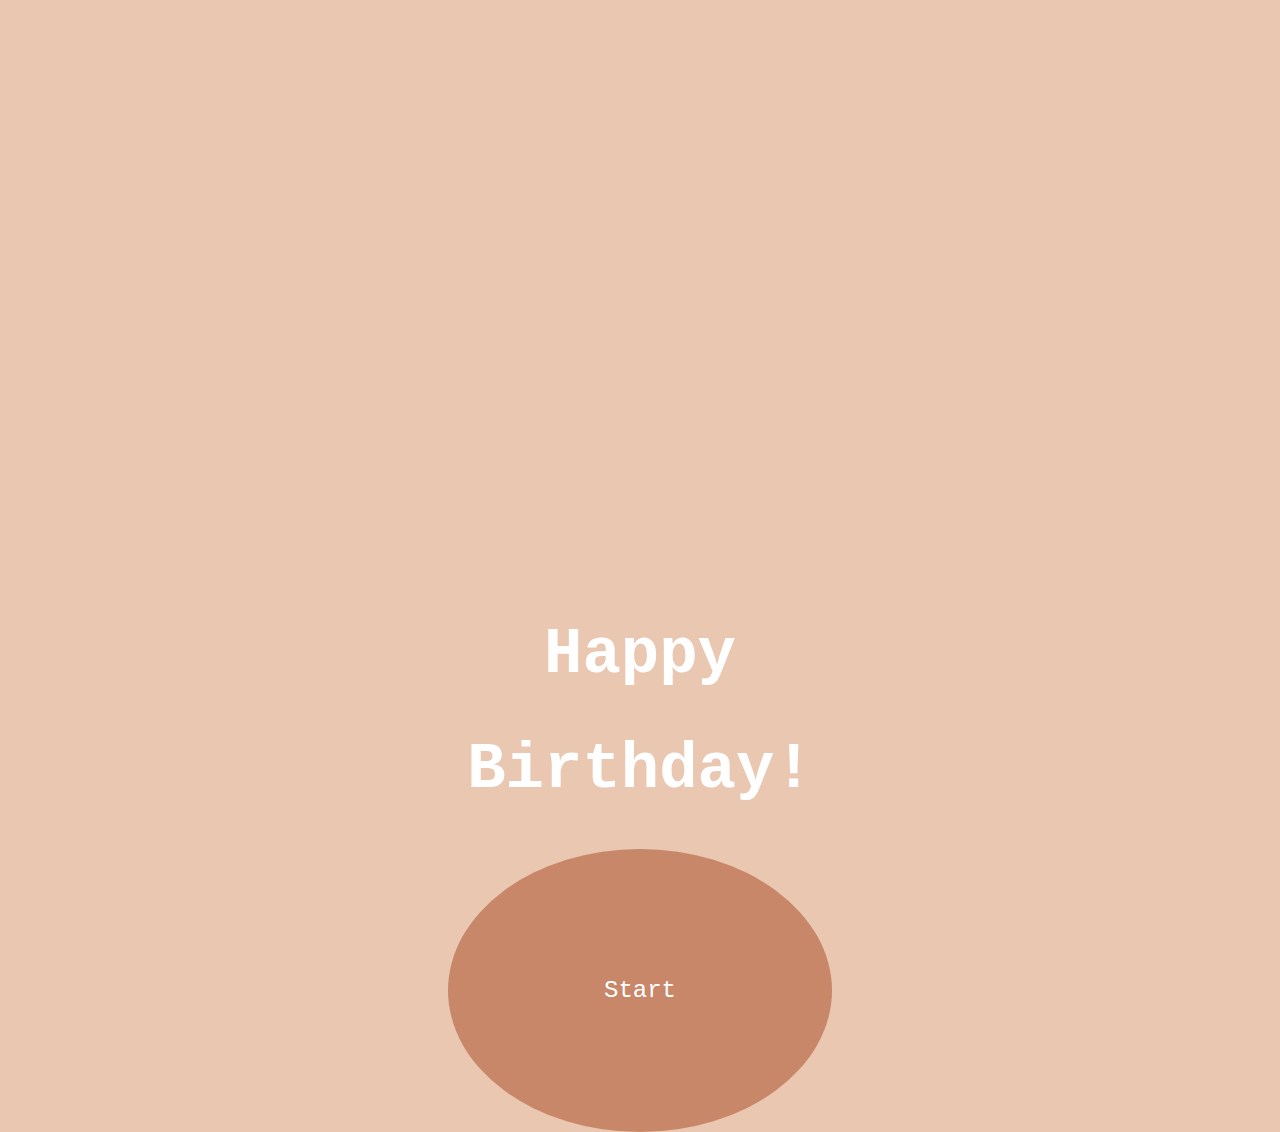
<file: index.html>
<!doctype html><html lang="en"><head><meta charset="utf-8"/><link rel="icon" href="./favicon.ico"/><meta name="viewport" content="width=device-width,initial-scale=1"/><meta name="theme-color" content="#000000"/><meta name="description" content="Web site created using create-react-app"/><link rel="apple-touch-icon" href="./logo192.png"/><link rel="manifest" href="./manifest.json"/><title>React App</title><script defer="defer" src="./static/js/main.e3e45231.js"></script><link href="./static/css/main.b06dc607.css" rel="stylesheet"></head><body><noscript>You need to enable JavaScript to run this app.</noscript><div id="root"></div></body></html>
</file>
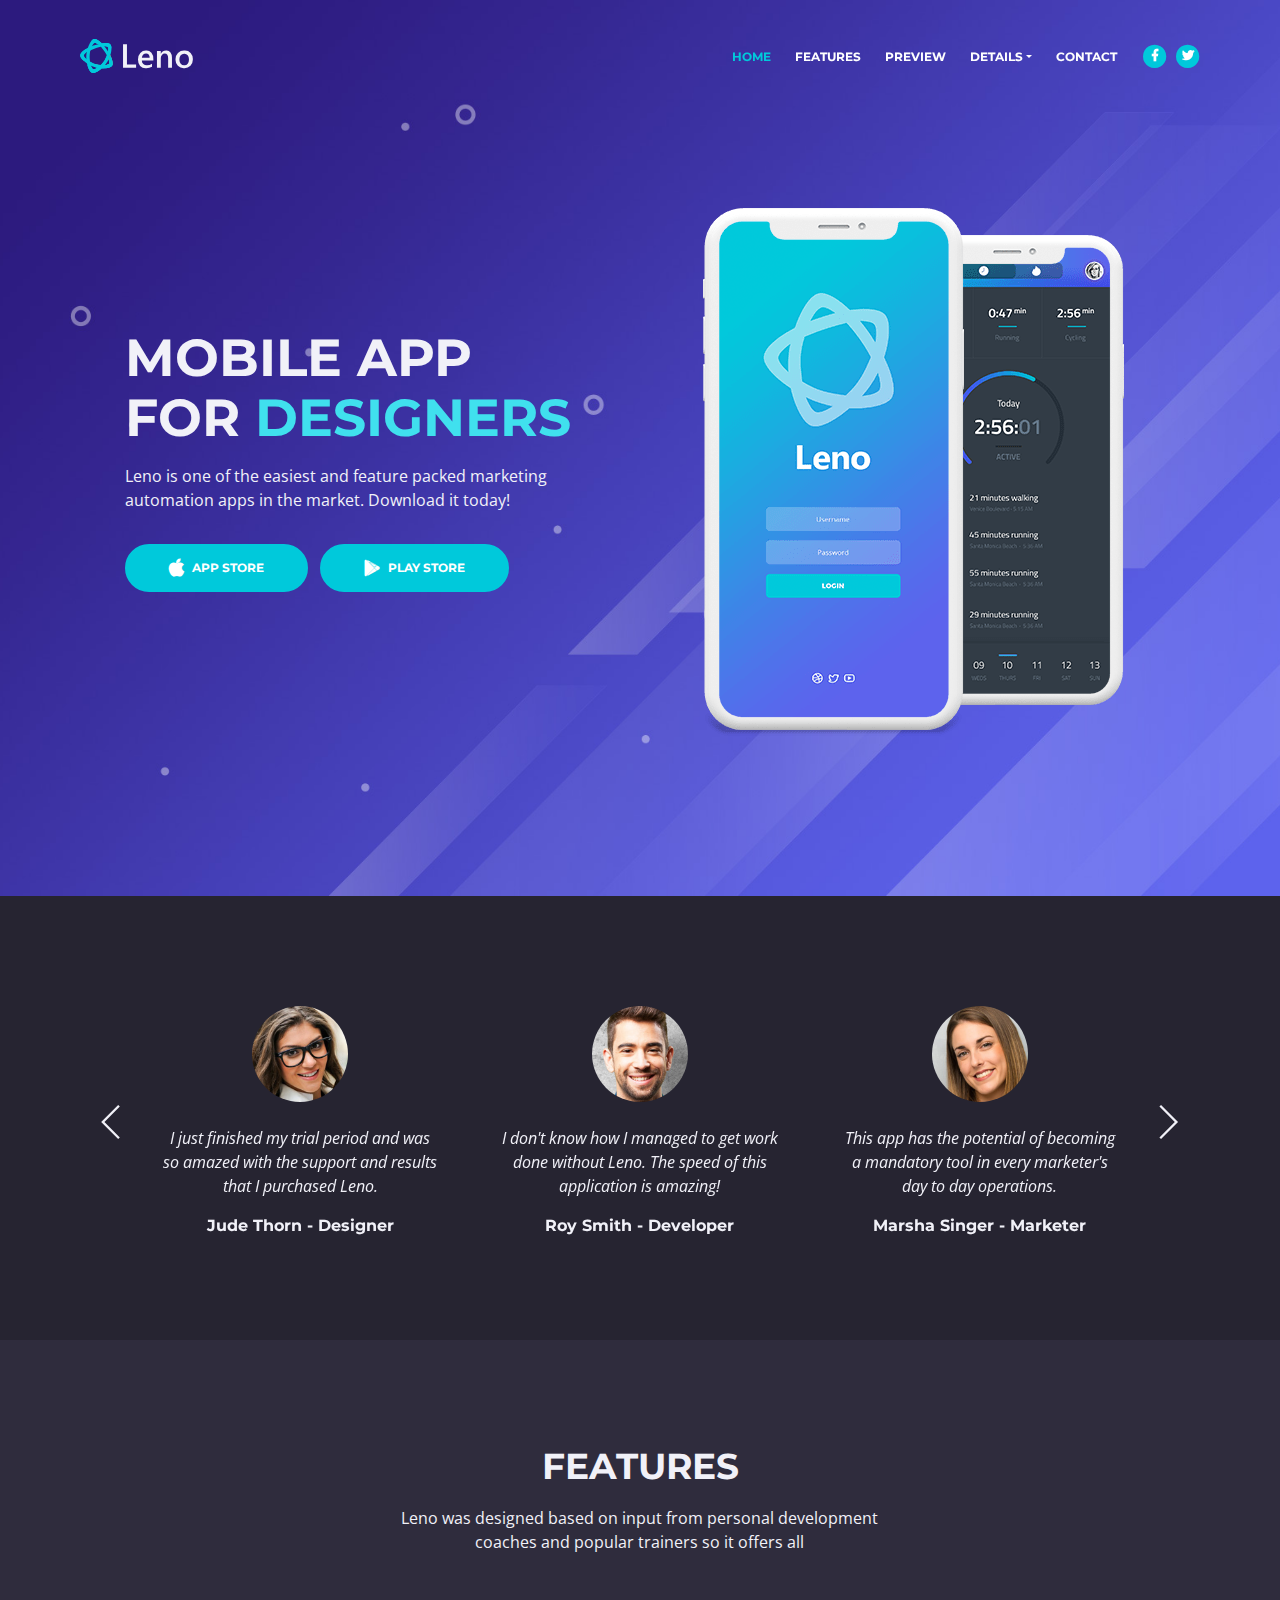
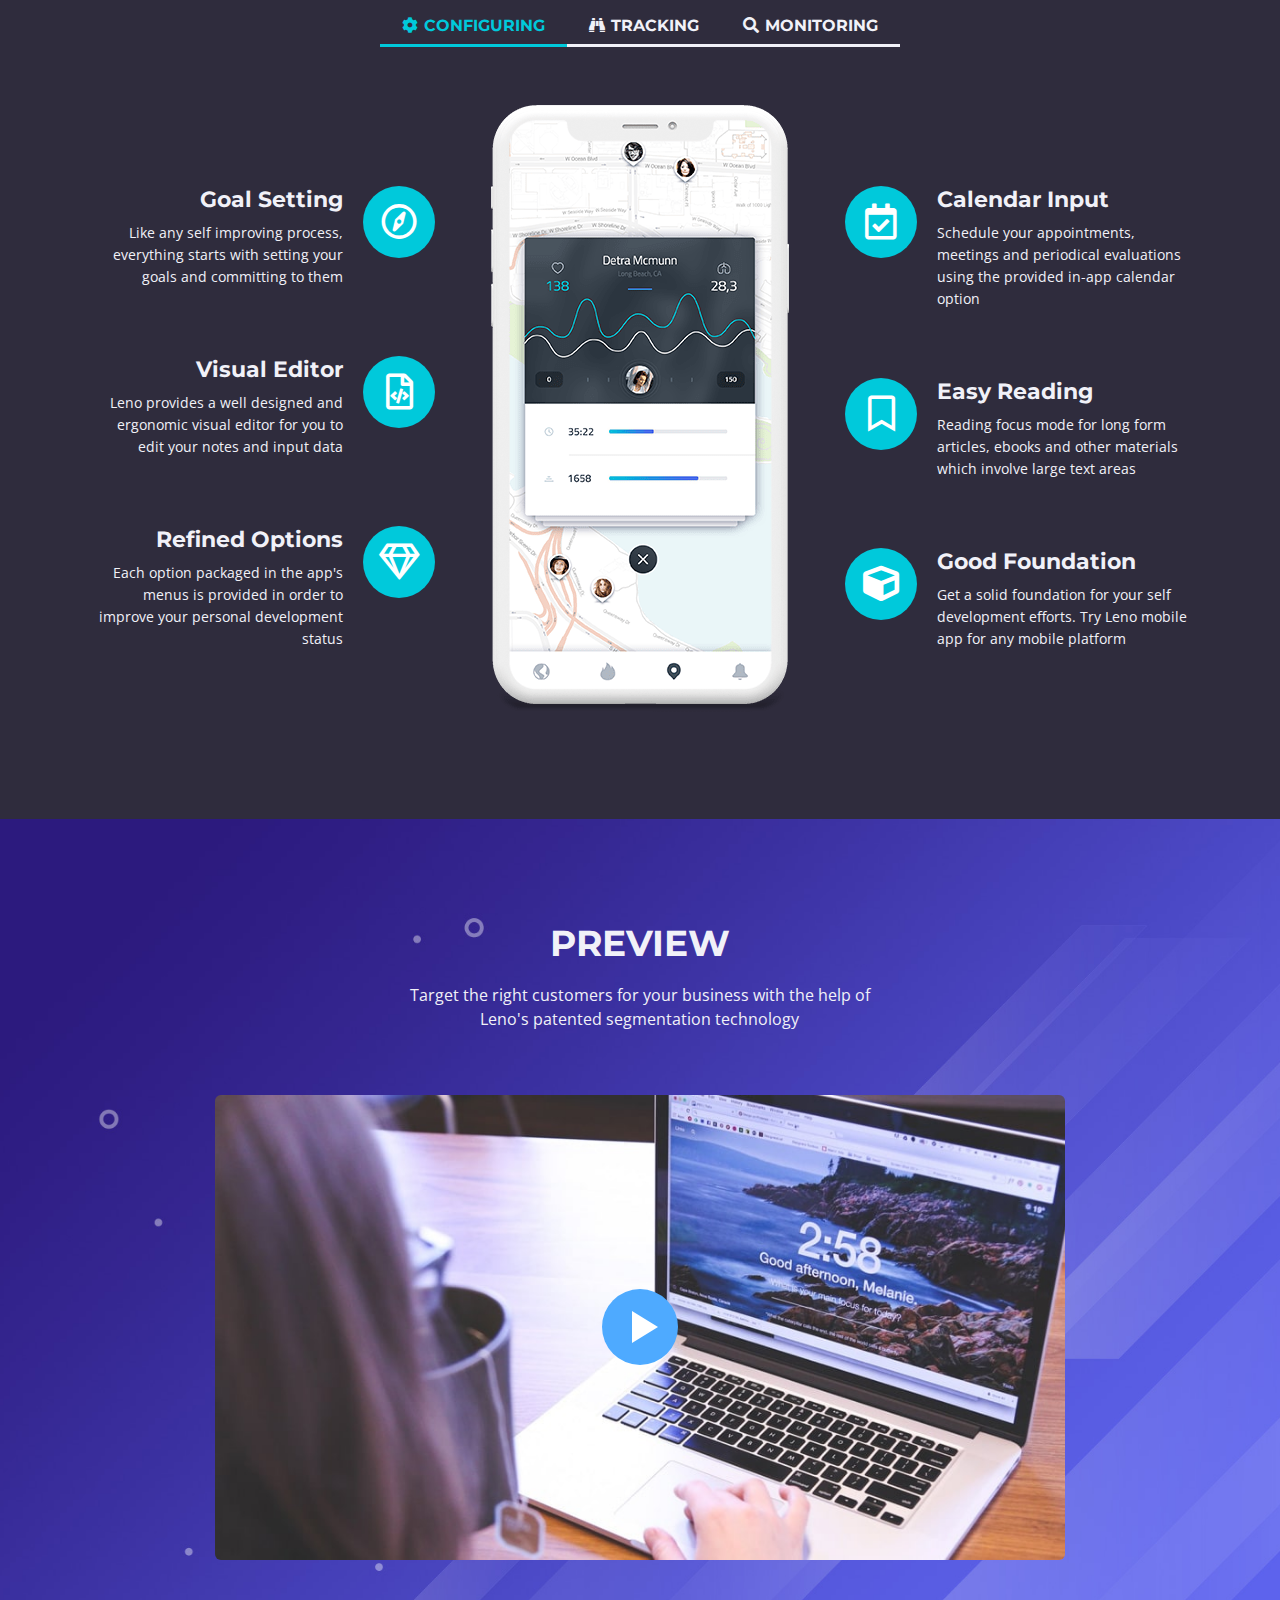
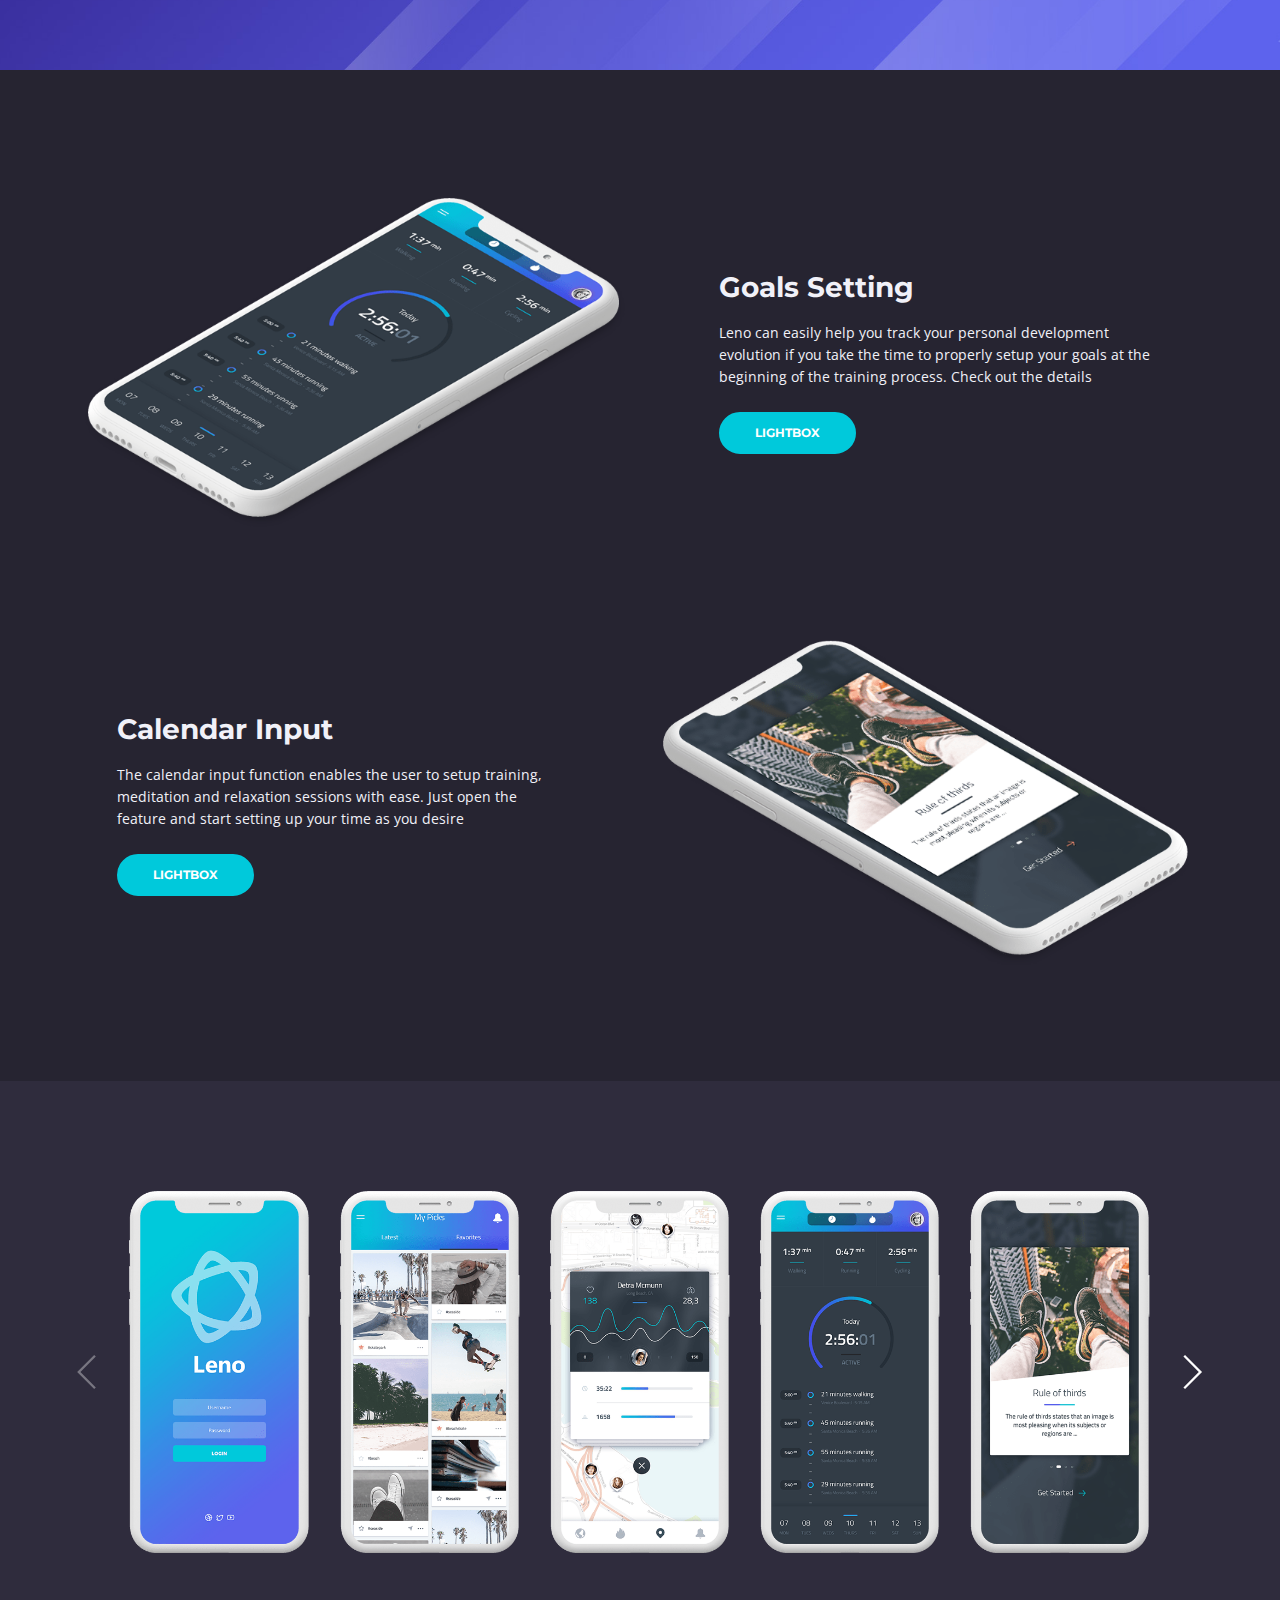
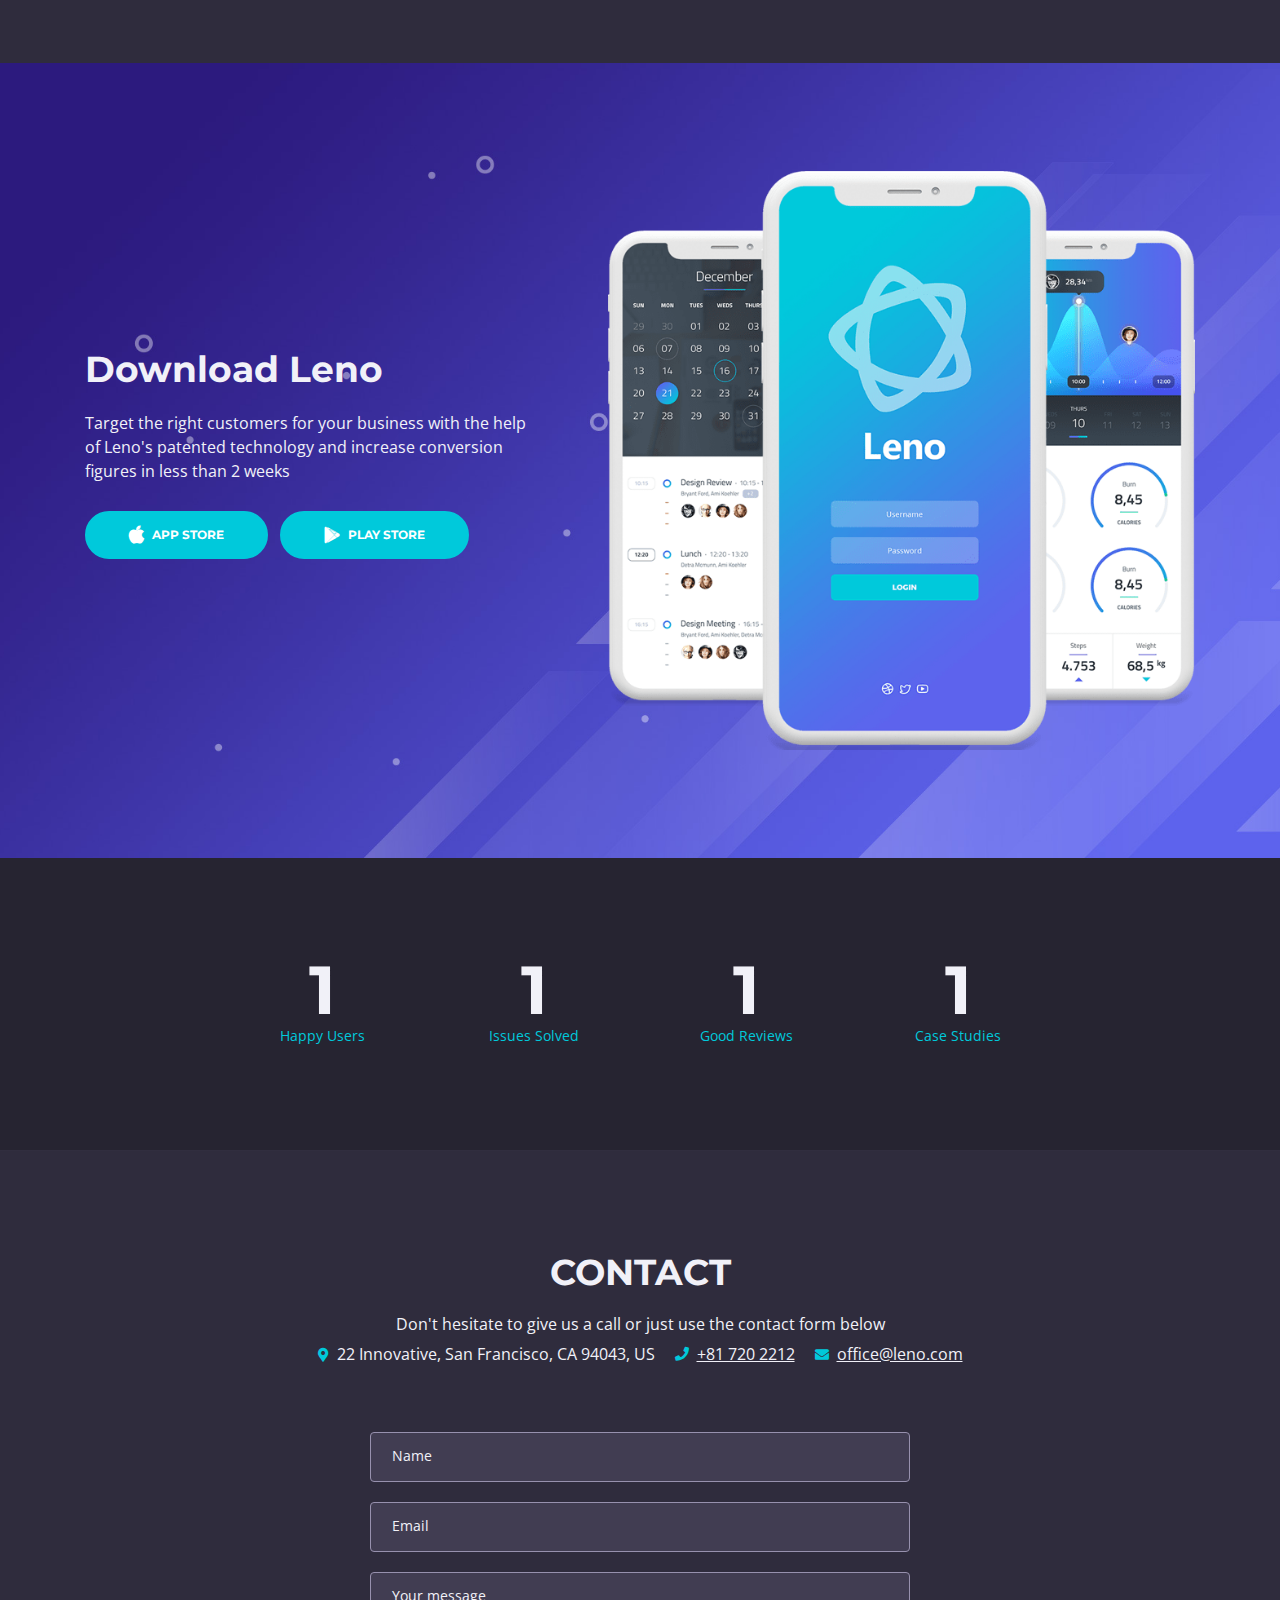
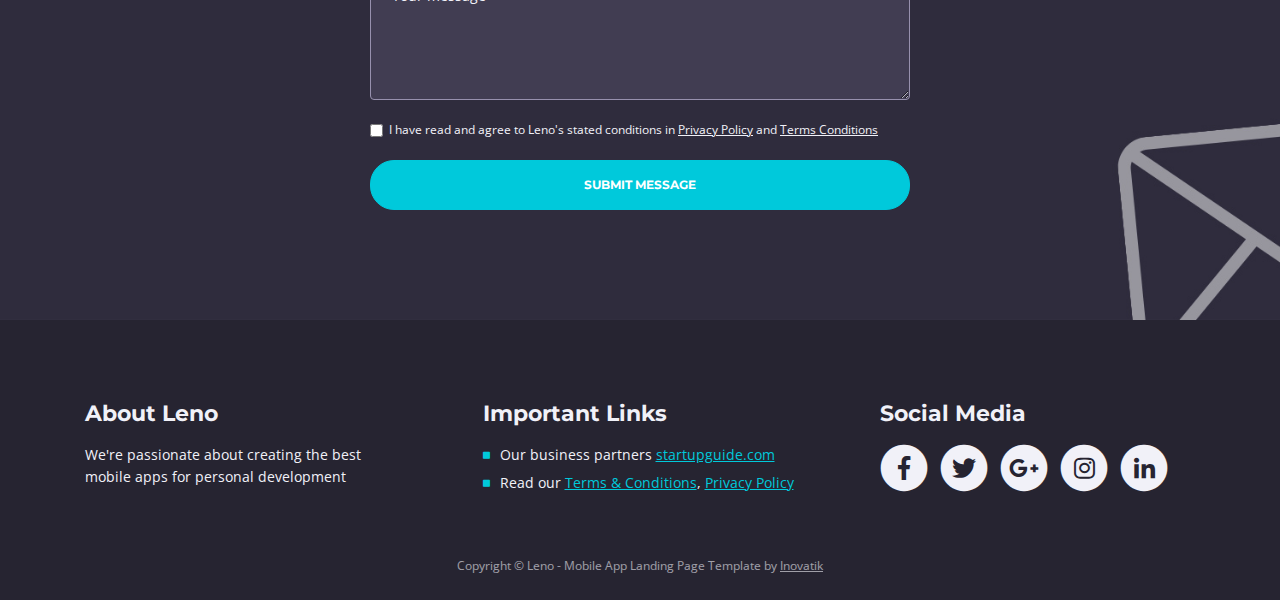
<file: CM-Flutter/index.html>
<!DOCTYPE html>
<html lang="en">
<head>
    <meta charset="utf-8">
    <meta name="viewport" content="width=device-width, initial-scale=1, shrink-to-fit=no">
    
    <!-- SEO Meta Tags -->
    <meta name="description" content="Free mobile app HTML landing page template to help you build a great online presence for your app which will convert visitors into users">
    <meta name="author" content="Inovatik">

    <!-- OG Meta Tags to improve the way the post looks when you share the page on LinkedIn, Facebook, Google+ -->
	<meta property="og:site_name" content="" /> <!-- website name -->
	<meta property="og:site" content="" /> <!-- website link -->
	<meta property="og:title" content=""/> <!-- title shown in the actual shared post -->
	<meta property="og:description" content="" /> <!-- description shown in the actual shared post -->
	<meta property="og:image" content="" /> <!-- image link, make sure it's jpg -->
	<meta property="og:url" content="" /> <!-- where do you want your post to link to -->
	<meta property="og:type" content="article" />

    <!-- Website Title -->
    <title>Leno - Free Mobile App Landing Page Template</title>
    
    <!-- Styles -->
    <link href="https://fonts.googleapis.com/css?family=Montserrat:400,600,700" rel="stylesheet">
    <link href="https://fonts.googleapis.com/css?family=Open+Sans:400,400i,700,700i" rel="stylesheet">
    <link href="css/bootstrap.css" rel="stylesheet">
    <link href="css/fontawesome-all.css" rel="stylesheet">
    <link href="css/swiper.css" rel="stylesheet">
	<link href="css/magnific-popup.css" rel="stylesheet">
	<link href="css/styles.css" rel="stylesheet">
	
	<!-- Favicon  -->
    <link rel="icon" href="images/favicon.png">
</head>
<body data-spy="scroll" data-target=".fixed-top">
    
    <!-- Preloader -->
	<div class="spinner-wrapper">
        <div class="spinner">
            <div class="bounce1"></div>
            <div class="bounce2"></div>
            <div class="bounce3"></div>
        </div>
    </div>
    <!-- end of preloader -->
    

    <!-- Navbar -->
    <nav class="navbar navbar-expand-md navbar-dark navbar-custom fixed-top">
        <!-- Text Logo - Use this if you don't have a graphic logo -->
        <!-- <a class="navbar-brand logo-text page-scroll" href="index.html">Leno</a> -->

        <!-- Image Logo -->
        <a class="navbar-brand logo-image" href="index.html"><img src="images/logo.svg" alt="alternative"></a> 
        
        <!-- Mobile Menu Toggle Button -->
        <button class="navbar-toggler" type="button" data-toggle="collapse" data-target="#navbarsExampleDefault" aria-controls="navbarsExampleDefault" aria-expanded="false" aria-label="Toggle navigation">
            <span class="navbar-toggler-awesome fas fa-bars"></span>
            <span class="navbar-toggler-awesome fas fa-times"></span>
        </button>
        <!-- end of mobile menu toggle button -->

        <div class="collapse navbar-collapse" id="navbarsExampleDefault">
            <ul class="navbar-nav ml-auto">
                <li class="nav-item">
                    <a class="nav-link page-scroll" href="#header">HOME <span class="sr-only">(current)</span></a>
                </li>
                <li class="nav-item">
                    <a class="nav-link page-scroll" href="#features">FEATURES</a>
                </li>
                <li class="nav-item">
                    <a class="nav-link page-scroll" href="#preview">PREVIEW</a>
                </li>

                <!-- Dropdown Menu -->          
                <li class="nav-item dropdown">
                    <a class="nav-link dropdown-toggle page-scroll" href="#details" id="navbarDropdown" role="button" aria-haspopup="true" aria-expanded="false">DETAILS</a>
                    <div class="dropdown-menu" aria-labelledby="navbarDropdown">
                        <a class="dropdown-item" href="terms-conditions.html"><span class="item-text">TERMS CONDITIONS</span></a>
                        <div class="dropdown-items-divide-hr"></div>
                        <a class="dropdown-item" href="privacy-policy.html"><span class="item-text">PRIVACY POLICY</span></a>
                    </div>
                </li>
                <!-- end of dropdown menu -->

                <li class="nav-item">
                    <a class="nav-link page-scroll" href="#contact">CONTACT</a>
                </li>
            </ul>
            <span class="nav-item social-icons">
                <span class="fa-stack">
                    <a href="#your-link">
                        <i class="fas fa-circle fa-stack-2x"></i>
                        <i class="fab fa-facebook-f fa-stack-1x"></i>
                    </a>
                </span>
                <span class="fa-stack">
                    <a href="#your-link">
                        <i class="fas fa-circle fa-stack-2x"></i>
                        <i class="fab fa-twitter fa-stack-1x"></i>
                    </a>
                </span>
            </span>
        </div>
    </nav> <!-- end of navbar -->
    <!-- end of navbar -->


    <!-- Header -->
    <header id="header" class="header">
        <div class="header-content">
            <div class="container">
                <div class="row">
                    <div class="col-lg-6">
                        <div class="text-container">
                            <h1>MOBILE APP <br>FOR <span id="js-rotating">DESIGNERS, MARKETERS, DEVELOPERS</span></h1>
                            <p class="p-large">Leno is one of the easiest and feature packed marketing automation apps in the market. Download it today!</p>
                            <a class="btn-solid-lg page-scroll" href="#your-link"><i class="fab fa-apple"></i>APP STORE</a>
                            <a class="btn-solid-lg page-scroll" href="#your-link"><i class="fab fa-google-play"></i>PLAY STORE</a>
                        </div>
                    </div> <!-- end of col -->
                    <div class="col-lg-6">
                        <div class="image-container">
                            <img class="img-fluid" src="images/header-iphone.png" alt="alternative">
                        </div> <!-- end of image-container -->
                    </div> <!-- end of col -->
                </div> <!-- end of row -->
            </div> <!-- end of container -->
        </div> <!-- end of header-content -->
    </header> <!-- end of header -->
    <!-- end of header -->


    <!-- Testimonials -->
    <div class="slider-1">
        <div class="container">
            <div class="row">
                <div class="col-lg-12">

                    <!-- Card Slider -->
                    <div class="slider-container">
                        <div class="swiper-container card-slider">
                            <div class="swiper-wrapper">
                                
                                <!-- Slide -->
                                <div class="swiper-slide">
                                    <div class="card">
                                        <img class="card-image" src="images/testimonial-1.jpg" alt="alternative">
                                        <div class="card-body">
                                            <p class="testimonial-text">I just finished my trial period and was so amazed with the support and results that I purchased Leno.</p>
                                            <p class="testimonial-author">Jude Thorn - Designer</p>
                                        </div>
                                    </div>
                                </div> <!-- end of swiper-slide -->
                                <!-- end of slide -->
        
                                <!-- Slide -->
                                <div class="swiper-slide">
                                    <div class="card">
                                        <img class="card-image" src="images/testimonial-2.jpg" alt="alternative">
                                        <div class="card-body">
                                            <p class="testimonial-text">I don't know how I managed to get work done without Leno. The speed of this application is amazing!</p>
                                            <p class="testimonial-author">Roy Smith - Developer</p>
                                        </div>
                                    </div>        
                                </div> <!-- end of swiper-slide -->
                                <!-- end of slide -->
        
                                <!-- Slide -->
                                <div class="swiper-slide">
                                    <div class="card">
                                        <img class="card-image" src="images/testimonial-3.jpg" alt="alternative">
                                        <div class="card-body">
                                            <p class="testimonial-text">This app has the potential of becoming a mandatory tool in every marketer's day to day operations.</p>
                                            <p class="testimonial-author">Marsha Singer - Marketer</p>
                                        </div>
                                    </div>        
                                </div> <!-- end of swiper-slide -->
                                <!-- end of slide -->
        
                                <!-- Slide -->
                                <div class="swiper-slide">
                                    <div class="card">
                                        <img class="card-image" src="images/testimonial-4.jpg" alt="alternative">
                                        <div class="card-body">
                                            <p class="testimonial-text">Searching for a great marketing automation app was difficult but thankfully I found Leno.</p>
                                            <p class="testimonial-author">Tim Shaw - Designer</p>
                                        </div>
                                    </div>
                                </div> <!-- end of swiper-slide -->
                                <!-- end of slide -->
        
                                <!-- Slide -->
                                <div class="swiper-slide">
                                    <div class="card">
                                        <img class="card-image" src="images/testimonial-5.jpg" alt="alternative">
                                        <div class="card-body">
                                            <p class="testimonial-text">Leno's support team is amazing. They've helped me with some issues and I am so grateful to them.</p>
                                            <p class="testimonial-author">Lindsay Spice - Marketer</p>
                                        </div>
                                    </div>        
                                </div> <!-- end of swiper-slide -->
                                <!-- end of slide -->
        
                                <!-- Slide -->
                                <div class="swiper-slide">
                                    <div class="card">
                                        <img class="card-image" src="images/testimonial-6.jpg" alt="alternative">
                                        <div class="card-body">
                                            <p class="testimonial-text">Who would have thought that Leno can provide such amazing results in just a few weeks of use</p>
                                            <p class="testimonial-author">Ann Black - Developer</p>
                                        </div>
                                    </div>        
                                </div> <!-- end of swiper-slide -->
                                <!-- end of slide -->
                            
                            </div> <!-- end of swiper-wrapper -->
        
                            <!-- Add Arrows -->
                            <div class="swiper-button-next"></div>
                            <div class="swiper-button-prev"></div>
                            <!-- end of add arrows -->
        
                        </div> <!-- end of swiper-container -->
                    </div> <!-- end of slider-container -->
                    <!-- end of card slider -->

                </div> <!-- end of col -->
            </div> <!-- end of row -->
        </div> <!-- end of container -->
    </div> <!-- end of slider-1 -->
    <!-- end of testimonials -->
    

    <!-- Features -->
    <div id="features" class="tabs">
        <div class="container">
            <div class="row">
                <div class="col-lg-12">
                    <h2>FEATURES</h2>
                    <div class="p-heading p-large">Leno was designed based on input from personal development coaches and popular trainers so it offers all</div>
                </div> <!-- end of col -->
            </div> <!-- end of row -->
            <div class="row">

                <!-- Tabs Links -->
                <ul class="nav nav-tabs" id="lenoTabs" role="tablist">
                    <li class="nav-item">
                        <a class="nav-link active" id="nav-tab-1" data-toggle="tab" href="#tab-1" role="tab" aria-controls="tab-1" aria-selected="true"><i class="fas fa-cog"></i>CONFIGURING</a>
                    </li>
                    <li class="nav-item">
                        <a class="nav-link" id="nav-tab-2" data-toggle="tab" href="#tab-2" role="tab" aria-controls="tab-2" aria-selected="false"><i class="fas fa-binoculars"></i>TRACKING</a>
                    </li>
                    <li class="nav-item">
                        <a class="nav-link" id="nav-tab-3" data-toggle="tab" href="#tab-3" role="tab" aria-controls="tab-3" aria-selected="false"><i class="fas fa-search"></i>MONITORING</a>
                    </li>
                </ul>
                <!-- end of tabs links -->


                <!-- Tabs Content-->
                <div class="tab-content" id="lenoTabsContent">
                    
                    <!-- Tab -->
                    <div class="tab-pane fade show active" id="tab-1" role="tabpanel" aria-labelledby="tab-1">
                        <div class="container">
                            <div class="row">
                                
                                <!-- Icon Cards Pane -->
                                <div class="col-lg-4">
                                    <div class="card left-pane first">
                                        <div class="card-body">
                                            <div class="text-wrapper">
                                                <h4 class="card-title">Goal Setting</h4>
                                                <p>Like any self improving process, everything starts with setting your goals and committing to them</p>
                                            </div>
                                            <div class="card-icon">
                                                <i class="far fa-compass"></i>
                                            </div>
                                        </div>
                                    </div>
                                    <div class="card left-pane">
                                        <div class="card-body">
                                            <div class="text-wrapper">
                                                <h4 class="card-title">Visual Editor</h4>
                                                <p>Leno provides a well designed and ergonomic visual editor for you to edit your notes and input data</p>
                                            </div>
                                            <div class="card-icon">
                                                <i class="far fa-file-code"></i>
                                            </div>
                                        </div>
                                    </div>
                                    <div class="card left-pane">
                                        <div class="card-body">
                                            <div class="text-wrapper">
                                                <h4 class="card-title">Refined Options</h4>
                                                <p>Each option packaged in the app's menus is provided in order to improve your personal development status</p>
                                            </div>
                                            <div class="card-icon">
                                                <i class="far fa-gem"></i>
                                            </div>
                                        </div>
                                    </div>
                                </div>
                                <!-- end of icon cards pane -->

                                <!-- Image Pane -->
                                <div class="col-lg-4">
                                    <img class="img-fluid" src="images/features-iphone-1.png" alt="alternative">
                                </div>
                                <!-- end of image pane -->
                                
                                <!-- Icon Cards Pane -->
                                <div class="col-lg-4">
                                    <div class="card right-pane first">
                                        <div class="card-body">
                                            <div class="card-icon">
                                                <i class="far fa-calendar-check"></i>
                                            </div>
                                            <div class="text-wrapper">
                                                <h4 class="card-title">Calendar Input</h4>
                                                <p>Schedule your appointments, meetings and periodical evaluations using the provided in-app calendar option</p>
                                            </div>
                                        </div>
                                    </div>
                                    <div class="card right-pane">
                                        <div class="card-body">
                                            <div class="card-icon">
                                                <i class="far fa-bookmark"></i>
                                            </div>
                                            <div class="text-wrapper">
                                                <h4 class="card-title">Easy Reading</h4>
                                                <p>Reading focus mode for long form articles, ebooks and other materials which involve large text areas</p>
                                            </div>
                                        </div>
                                    </div>
                                    <div class="card right-pane">
                                        <div class="card-body">
                                            <div class="card-icon">
                                                <i class="fas fa-cube"></i>
                                            </div>
                                            <div class="text-wrapper">
                                                <h4 class="card-title">Good Foundation</h4>
                                                <p>Get a solid foundation for your self development efforts. Try Leno mobile app for any mobile platform</p>
                                            </div>
                                        </div>
                                    </div>
                                </div>
                                <!-- end of icon cards pane -->

                            </div> <!-- end of row -->
                        </div> <!-- end of container -->
                    </div> <!-- end of tab-pane -->
                    <!-- end of tab -->

                    <!-- Tab -->
                    <div class="tab-pane fade" id="tab-2" role="tabpanel" aria-labelledby="tab-2">
                        <div class="container">
                            <div class="row">

                                <!-- Image Pane -->
                                <div class="col-md-4">
                                    <img class="img-fluid" src="images/features-iphone-2.png" alt="alternative">
                                </div>
                                <!-- end of image pane -->
                                
                                <!-- Text And Icon Cards Area -->
                                <div class="col-md-8">
                                    <div class="text-area">
                                        <h3>Track Result Based On Your</h3>
                                        <p>After you've configured the app and settled on the data gathering techniques you can not start the information trackers and start collecting those <a class="turquoise" href="#your-link">interesting details</a>. You can always change them.</p>
                                    </div> <!-- end of text-area -->
                                    
                                    <div class="icon-cards-area">
                                            <div class="card">
                                                <div class="card-icon">
                                                    <i class="fas fa-cube"></i>
                                                </div>
                                                <div class="card-body">
                                                    <h4 class="card-title">Good Foundation</h4>
                                                    <p>Get a solid foundation for your self development efforts. Try Leno mobile app for any mobile platform</p>
                                                </div>
                                            </div>
                                            <div class="card">
                                                <div class="card-icon">
                                                    <i class="far fa-bookmark"></i>
                                                </div>
                                                <div class="card-body">
                                                    <h4 class="card-title">Easy Reading</h4>
                                                    <p>Reading focus mode for long form articles, ebooks and other materials which involve large text areas</p>
                                                </div>
                                            </div>
                                            <div class="card">
                                                <div class="card-icon">
                                                    <i class="far fa-calendar-check"></i>
                                                </div>
                                                <div class="card-body">
                                                    <h4 class="card-title">Calendar Input</h4>
                                                    <p>Schedule your appointments, meetings and periodical evaluations using the provided in-app calendar option</p>
                                                </div>
                                            </div>
                                            <div class="card">
                                                <div class="card-icon">
                                                    <i class="far fa-file-code"></i>
                                                </div>
                                                <div class="card-body">
                                                    <h4 class="card-title">Visual Editor</h4>
                                                    <p>Leno provides a well designed and ergonomic visual editor for you to edit your notes and input data</p>
                                                </div>
                                            </div>
                                    </div> <!-- end of icon cards area -->
                                </div> <!-- end of col-md-8 -->
                                <!-- end of text and icon cards area -->

                            </div> <!-- end of row -->
                        </div> <!-- end of container -->
                    </div> <!-- end of tab-pane -->
                    <!-- end of tab -->

                    <!-- Tab -->
                    <div class="tab-pane fade" id="tab-3" role="tabpanel" aria-labelledby="tab-3">
                        <div class="container">
                            <div class="row">

                                <!-- Text And Icon Cards Area -->
                                <div class="col-md-8">
                                    <div class="icon-cards-area">
                                        <div class="card">
                                            <div class="card-icon">
                                                <i class="far fa-calendar-check"></i>
                                            </div>
                                            <div class="card-body">
                                                <h4 class="card-title">Calendar Input</h4>
                                                <p>Schedule your appointments, meetings and periodical evaluations using the provided in-app calendar option</p>
                                            </div>
                                        </div>
                                        <div class="card">
                                            <div class="card-icon">
                                                <i class="far fa-file-code"></i>
                                            </div>
                                            <div class="card-body">
                                                <h4 class="card-title">Visual Editor</h4>
                                                <p>Leno provides a well designed and ergonomic visual editor for you to edit your notes and input data</p>
                                            </div>
                                        </div>
                                        <div class="card">
                                            <div class="card-icon">
                                                <i class="fas fa-cube"></i>
                                            </div>
                                            <div class="card-body">
                                                <h4 class="card-title">Good Foundation</h4>
                                                <p>Get a solid foundation for your self development efforts. Try Leno mobile app for any mobile platform</p>
                                            </div>
                                        </div>
                                        <div class="card">
                                            <div class="card-icon">
                                                <i class="far fa-bookmark"></i>
                                            </div>
                                            <div class="card-body">
                                                <h4 class="card-title">Easy Reading</h4>
                                                <p>Reading focus mode for long form articles, ebooks and other materials which involve large text areas</p>
                                            </div>
                                        </div>
                                    </div> <!-- end of icon cards area -->
                                    
                                    <div class="text-area">
                                        <h3>Monitoring Tools Evaluation</h3>
                                        <p>Monitor the evolution of your finances and health state using tools integrated in Leno. The generated real time reports can be filtered based on any <a class="turquoise" href="#your-link">desired criteria</a>.</p>
                                    </div> <!-- end of text-area -->
                                </div> <!-- end of col-md-8 -->
                                <!-- end of text and icon cards area -->

                                <!-- Image Pane -->
                                <div class="col-md-4">
                                    <img class="img-fluid" src="images/features-iphone-3.png" alt="alternative">
                                </div>
                                <!-- end of image pane -->
                                    
                            </div> <!-- end of row -->
                        </div> <!-- end of container -->
                    </div><!-- end of tab-pane -->
                    <!-- end of tab -->

                </div> <!-- end of tab-content -->
                <!-- end of tabs content -->

            </div> <!-- end of row --> 
        </div> <!-- end of container --> 
    </div> <!-- end of tabs -->
    <!-- end of features -->


    <!-- Video -->
    <div id="preview" class="basic-1">
        <div class="container">
            <div class="row">
                <div class="col-lg-12">
                    <h2>PREVIEW</h2>
                    <div class="p-heading p-large">Target the right customers for your business with the help of Leno's patented segmentation technology</div>
                </div> <!-- end of col -->
            </div> <!-- end of row -->
            <div class="row">
                <div class="col-lg-12">

                    <!-- Video Preview -->
                    <div class="image-container">
                        <div class="video-wrapper">
                            <a class="popup-youtube" href="https://www.youtube.com/watch?v=fLCjQJCekTs" data-effect="fadeIn">
                                <img class="img-fluid" src="images/video-frame.jpg" alt="alternative">
                                <span class="video-play-button">
                                    <span></span>
                                </span>
                            </a>
                        </div> <!-- end of video-wrapper -->
                    </div> <!-- end of image-container -->
                    <!-- end of video preview -->

                </div> <!-- end of col -->
            </div> <!-- end of row -->
        </div> <!-- end of container -->
    </div> <!-- end of basic-1 -->
    <!-- end of video -->


    <!-- Details 1 -->
    <div id="details" class="basic-2">
        <div class="container">
            <div class="row">
                <div class="col-lg-6">
                    <img class="img-fluid" src="images/details-1-iphone.png" alt="alternative">
                </div> <!-- end of col -->
                <div class="col-lg-6">
                    <div class="text-container">
                        <h3>Goals Setting</h3>
                        <p>Leno can easily help you track your personal development evolution if you take the time to properly setup your goals at the beginning of the training process. Check out the details</p>
                        <a class="btn-solid-reg popup-with-move-anim" href="#details-lightbox-1">LIGHTBOX</a>
                    </div> <!-- end of text-container -->
                </div> <!-- end of col -->
            </div> <!-- end of row -->
        </div> <!-- end of container -->
    </div> <!-- end of basic-2 -->
    <!-- end of details 1 -->


    <!-- Details 2 -->
    <div class="basic-3">
        <div class="second">
            <div class="container">
                <div class="row">
                    <div class="col-lg-6">
                        <div class="text-container">
                            <h3>Calendar Input</h3>
                            <p>The calendar input function enables the user to setup training, meditation and relaxation sessions with ease. Just open the feature and start setting up your time as you desire</p>
                            <a class="btn-solid-reg popup-with-move-anim" href="#details-lightbox-2">LIGHTBOX</a>
                        </div> <!-- end of text-container -->
                    </div> <!-- end of col -->
                    <div class="col-lg-6">
                        <img class="img-fluid" src="images/details-2-iphone.png" alt="alternative">
                    </div> <!-- end of col -->
                </div> <!-- end of row -->
            </div> <!-- end of container -->
        </div> <!-- end of second -->
    </div> <!-- end of basic-3 -->    
    <!-- end of details 2 -->


    <!-- Details Lightboxes -->
	<!-- Lightbox -->
	<div id="details-lightbox-1" class="lightbox-basic zoom-anim-dialog mfp-hide">
		<div class="row">
			<button title="Close (Esc)" type="button" class="mfp-close x-button">×</button>
			<div class="col-lg-6">
				<img class="img-fluid" src="images/details-lightbox-1.png" alt="alternative">
			</div>
			<div class="col-lg-6">
				<h3>Goals Setting</h3>
				<hr>
                <p>Leno can easily help you track your personal development evolution if you take the time to set it up.</p>
                <h4>User Feedback</h4>
                <p>This is a great app which can help you save time and make your live easier. And it will help improve your productivity levels.</p>
                <p>You should definitely give it a try when you need a good app.</p>
				<table>
					<tr><td class="icon-cell"><i class="fas fa-desktop"></i></td><td>Responsive layout</td></tr>
					<tr><td class="icon-cell"><i class="fas fa-bullhorn"></i></td><td>Distinctive CTAs</td></tr>
					<tr><td class="icon-cell"><i class="fas fa-image"></i></td><td>Image gallery slider</td></tr>
					<tr><td class="icon-cell"><i class="fas fa-envelope"></i></td><td>Contact forms</td></tr>
					<tr><td class="icon-cell"><i class="fab fa-font-awesome-flag"></i></td><td>FontAwesome icons</td></tr>
					<tr><td class="icon-cell"><i class="fas fa-code"></i></td><td>Well-structured code</td></tr>
				</table>
				<a class="btn-solid-reg" href="#your-link">DETAILS</a> <a class="btn-outline-reg mfp-close as-button" href="#details">BACK</a> 
			</div>
		</div> <!-- end of row -->
    </div> <!-- end of lightbox-basic -->
    <!-- end of lightbox -->
    
    <!-- Lightbox -->
    <div id="details-lightbox-2" class="lightbox-basic zoom-anim-dialog mfp-hide">
		<div class="row">
			<button title="Close (Esc)" type="button" class="mfp-close x-button">×</button>
			<div class="col-lg-6">
				<img class="img-fluid" src="images/details-lightbox-2.png" alt="alternative">
			</div>
			<div class="col-lg-6">
				<h3>Calendar Input</h3>
				<hr>
                <p>The calendar input function enables the user to setup training, meditation and relaxation sessions with ease.</p>
                <h4>User Feedback</h4>
                <p>This is a great app which can help you save time and make your live easier. And it will help improve your productivity levels.</p>
                <p>You should definitely give it a try when you need a good app.</p>
				<table>
					<tr><td class="icon-cell"><i class="fas fa-desktop"></i></td><td>Responsive layout</td></tr>
					<tr><td class="icon-cell"><i class="fas fa-bullhorn"></i></td><td>Distinctive CTAs</td></tr>
					<tr><td class="icon-cell"><i class="fas fa-image"></i></td><td>Image gallery slider</td></tr>
					<tr><td class="icon-cell"><i class="fas fa-envelope"></i></td><td>Contact forms</td></tr>
					<tr><td class="icon-cell"><i class="fab fa-font-awesome-flag"></i></td><td>FontAwesome icons</td></tr>
					<tr><td class="icon-cell"><i class="fas fa-code"></i></td><td>Well-structured code</td></tr>
				</table>
				<a class="btn-solid-reg" href="#your-link">DETAILS</a> <a class="btn-outline-reg mfp-close as-button" href="#details">BACK</a>
			</div>
		</div> <!-- end of row -->
    </div> <!-- end of lightbox-basic -->
    <!-- end of lightbox -->
    <!-- end of details lightboxes -->


    <!-- Screenshots -->
    <div class="slider-2">
        <div class="container">
            <div class="row">
                <div class="col-lg-12">
                    
                    <!-- Image Slider -->
                    <div class="slider-container">
                        <div class="swiper-container image-slider">
                            <div class="swiper-wrapper">
                                
                                <!-- Slide -->
                                <div class="swiper-slide">
                                    <a href="images/screenshot-1.png" class="popup-link" data-effect="fadeIn">
                                        <img class="img-fluid" src="images/screenshot-1.png" alt="alternative">
                                    </a>
                                </div>
                                <!-- end of slide -->
                                
                                <!-- Slide -->
                                <div class="swiper-slide">
                                    <a href="images/screenshot-2.png" class="popup-link" data-effect="fadeIn">
                                        <img class="img-fluid" src="images/screenshot-2.png" alt="alternative">
                                    </a>
                                </div>
                                <!-- end of slide -->

                                <!-- Slide -->
                                <div class="swiper-slide">
                                    <a href="images/screenshot-3.png" class="popup-link" data-effect="fadeIn">
                                        <img class="img-fluid" src="images/screenshot-3.png" alt="alternative">
                                    </a>
                                </div>
                                <!-- end of slide -->

                                <!-- Slide -->
                                <div class="swiper-slide">
                                    <a href="images/screenshot-4.png" class="popup-link" data-effect="fadeIn">
                                        <img class="img-fluid" src="images/screenshot-4.png" alt="alternative">
                                    </a>
                                </div>
                                <!-- end of slide -->

                                <!-- Slide -->
                                <div class="swiper-slide">
                                    <a href="images/screenshot-5.png" class="popup-link" data-effect="fadeIn">
                                        <img class="img-fluid" src="images/screenshot-5.png" alt="alternative">
                                    </a>
                                </div>
                                <!-- end of slide -->
                                
                                <!-- Slide -->
                                <div class="swiper-slide">
                                    <a href="images/screenshot-6.png" class="popup-link" data-effect="fadeIn">
                                        <img class="img-fluid" src="images/screenshot-6.png" alt="alternative">
                                    </a>
                                </div>
                                <!-- end of slide -->

                                <!-- Slide -->
                                <div class="swiper-slide">
                                    <a href="images/screenshot-7.png" class="popup-link" data-effect="fadeIn">
                                        <img class="img-fluid" src="images/screenshot-7.png" alt="alternative">
                                    </a>
                                </div>
                                <!-- end of slide -->

                                <!-- Slide -->
                                <div class="swiper-slide">
                                    <a href="images/screenshot-8.png" class="popup-link" data-effect="fadeIn">
                                        <img class="img-fluid" src="images/screenshot-8.png" alt="alternative">
                                    </a>
                                </div>
                                <!-- end of slide -->

                                <!-- Slide -->
                                <div class="swiper-slide">
                                    <a href="images/screenshot-9.png" class="popup-link" data-effect="fadeIn">
                                        <img class="img-fluid" src="images/screenshot-9.png" alt="alternative">
                                    </a>
                                </div>
                                <!-- end of slide -->

                                <!-- Slide -->
                                <div class="swiper-slide">
                                    <a href="images/screenshot-10.png" class="popup-link" data-effect="fadeIn">
                                        <img class="img-fluid" src="images/screenshot-10.png" alt="alternative">
                                    </a>
                                </div>
                                <!-- end of slide -->
                                
                            </div> <!-- end of swiper-wrapper -->

                            <!-- Add Arrows -->
                            <div class="swiper-button-next"></div>
                            <div class="swiper-button-prev"></div>
                            <!-- end of add arrows -->

                        </div> <!-- end of swiper-container -->
                    </div> <!-- end of slider-container -->
                    <!-- end of image slider -->

                </div> <!-- end of col -->
            </div> <!-- end of row -->
        </div> <!-- end of container -->
    </div> <!-- end of slider-2 -->
    <!-- end of screenshots -->


    <!-- Download -->
    <div class="basic-4">
        <div class="container">
            <div class="row">
                <div class="col-lg-6 col-xl-5">
                    <div class="text-container">
                        <h2>Download <span class="blue">Leno</span></h2>
                        <p class="p-large">Target the right customers for your business with the help of Leno's patented technology and increase conversion figures in less than 2 weeks</p>
                        <a class="btn-solid-lg" href="#your-link"><i class="fab fa-apple"></i>APP STORE</a>
                        <a class="btn-solid-lg" href="#your-link"><i class="fab fa-google-play"></i>PLAY STORE</a>
                    </div> <!-- end of text-container -->
                </div> <!-- end of col -->
                <div class="col-lg-6 col-xl-7">
                    <div class="image-container">
                        <img class="img-fluid" src="images/download.png" alt="alternative">
                    </div> <!-- end of img-container -->
                </div> <!-- end of col -->
            </div> <!-- end of row -->
        </div> <!-- end of container -->
    </div> <!-- end of basic-4 -->
    <!-- end of download -->


    <!-- Statistics -->
    <div class="counter">
        <div class="container">
            <div class="row">
                <div class="col-lg-12">
                    
                    <!-- Counter -->
                    <div id="counter">
                        <div class="cell">
                            <div class="counter-value number-count" data-count="231">1</div>
                            <p class="counter-info">Happy Users</p>
                        </div>
                        <div class="cell">
                            <div class="counter-value number-count" data-count="85">1</div>
                            <p class="counter-info">Issues Solved</p>
                        </div>
                        <div class="cell">
                            <div class="counter-value number-count" data-count="59">1</div>
                            <p class="counter-info">Good Reviews</p>
                        </div>
                        <div class="cell">
                            <div class="counter-value number-count" data-count="127">1</div>
                            <p class="counter-info">Case Studies</p>
                        </div>
                    </div>
                    <!-- end of counter -->
                    
                </div> <!-- end of col -->
            </div> <!-- end of row -->
        </div> <!-- end of container -->
    </div> <!-- end of counter -->
    <!-- end of statistics -->


    <!-- Contact -->
    <div id="contact" class="form">
        <div class="container">
            <div class="row">
                <div class="col-lg-12">
                    <h2>CONTACT</h2>
                    <ul class="list-unstyled li-space-lg">
                        <li class="address">Don't hesitate to give us a call or just use the contact form below</li>
                        <li><i class="fas fa-map-marker-alt"></i>22 Innovative, San Francisco, CA 94043, US</li>
                        <li><i class="fas fa-phone"></i><a class="blue" href="tel:003024630820">+81 720 2212</a></li>
                        <li><i class="fas fa-envelope"></i><a class="blue" href="mailto:office@leno.com">office@leno.com</a></li>
                    </ul>
                </div> <!-- end of col -->
            </div> <!-- end of row -->
            <div class="row">
                <div class="col-lg-6 offset-lg-3">
                    
                    <!-- Contact Form -->
                    <form id="contactForm" data-toggle="validator" data-focus="false">
                        <div class="form-group">
                            <input type="text" class="form-control-input" id="cname" required>
                            <label class="label-control" for="cname">Name</label>
                            <div class="help-block with-errors"></div>
                        </div>
                        <div class="form-group">
                            <input type="email" class="form-control-input" id="cemail" required>
                            <label class="label-control" for="cemail">Email</label>
                            <div class="help-block with-errors"></div>
                        </div>
                        <div class="form-group">
                            <textarea class="form-control-textarea" id="cmessage" required></textarea>
                            <label class="label-control" for="cmessage">Your message</label>
                            <div class="help-block with-errors"></div>
                        </div>
                        <div class="form-group checkbox">
                            <input type="checkbox" id="cterms" value="Agreed-to-Terms" required>I have read and agree to Leno's stated conditions in <a href="privacy-policy.html">Privacy Policy</a> and <a href="terms-conditions.html">Terms Conditions</a> 
                            <div class="help-block with-errors"></div>
                        </div>
                        <div class="form-group">
                            <button type="submit" class="form-control-submit-button">SUBMIT MESSAGE</button>
                        </div>
                        <div class="form-message">
                            <div id="cmsgSubmit" class="h3 text-center hidden"></div>
                        </div>
                    </form>
                    <!-- end of contact form -->

                </div> <!-- end of col -->
            </div> <!-- end of row -->
        </div> <!-- end of container -->
    </div> <!-- end of form -->
    <!-- end of contact -->


    <!-- Footer -->
    <div class="footer">
        <div class="container">
            <div class="row">
                <div class="col-md-4">
                    <div class="footer-col">
                        <h4>About Leno</h4>
                        <p>We're passionate about creating the best mobile apps for personal development</p>
                    </div>
                </div> <!-- end of col -->
                <div class="col-md-4">
                    <div class="footer-col middle">
                        <h4>Important Links</h4>
                        <ul class="list-unstyled li-space-lg">
                            <li class="media">
                                <i class="fas fa-square"></i>
                                <div class="media-body">Our business partners <a class="turquoise" href="#your-link">startupguide.com</a></div>
                            </li>
                            <li class="media">
                                <i class="fas fa-square"></i>
                                <div class="media-body">Read our <a class="turquoise" href="terms-conditions.html">Terms & Conditions</a>, <a class="turquoise" href="privacy-policy.html">Privacy Policy</a></div>
                            </li>
                        </ul>
                    </div>
                </div> <!-- end of col -->
                <div class="col-md-4">
                    <div class="footer-col last">
                        <h4>Social Media</h4>
                        <span class="fa-stack">
                            <a href="#your-link">
                                <i class="fas fa-circle fa-stack-2x"></i>
                                <i class="fab fa-facebook-f fa-stack-1x"></i>
                            </a>
                        </span>
                        <span class="fa-stack">
                            <a href="#your-link">
                                <i class="fas fa-circle fa-stack-2x"></i>
                                <i class="fab fa-twitter fa-stack-1x"></i>
                            </a>
                        </span>
                        <span class="fa-stack">
                            <a href="#your-link">
                                <i class="fas fa-circle fa-stack-2x"></i>
                                <i class="fab fa-google-plus-g fa-stack-1x"></i>
                            </a>
                        </span>
                        <span class="fa-stack">
                            <a href="#your-link">
                                <i class="fas fa-circle fa-stack-2x"></i>
                                <i class="fab fa-instagram fa-stack-1x"></i>
                            </a>
                        </span>
                        <span class="fa-stack">
                            <a href="#your-link">
                                <i class="fas fa-circle fa-stack-2x"></i>
                                <i class="fab fa-linkedin-in fa-stack-1x"></i>
                            </a>
                        </span>
                    </div> 
                </div> <!-- end of col -->
            </div> <!-- end of row -->
        </div> <!-- end of container -->
    </div> <!-- end of footer -->  
    <!-- end of footer -->


    <!-- Copyright -->
    <div class="copyright">
        <div class="container">
            <div class="row">
                <div class="col-lg-12">
                    <p class="p-small">Copyright © Leno - Mobile App Landing Page Template by <a href="http://www.inovatik.com">Inovatik</a></p>
                </div> <!-- end of col -->
            </div> <!-- enf of row -->
        </div> <!-- end of container -->
    </div> <!-- end of copyright --> 
    <!-- end of copyright -->
    
    	
    <!-- Scripts -->
    <script src="js/jquery.min.js"></script> <!-- jQuery for Bootstrap's JavaScript plugins -->
    <script src="js/popper.min.js"></script> <!-- Popper tooltip library for Bootstrap -->
    <script src="js/bootstrap.min.js"></script> <!-- Bootstrap framework -->
    <script src="js/jquery.easing.min.js"></script> <!-- jQuery Easing for smooth scrolling between anchors -->
    <script src="js/swiper.min.js"></script> <!-- Swiper for image and text sliders -->
    <script src="js/jquery.magnific-popup.js"></script> <!-- Magnific Popup for lightboxes -->
    <script src="js/morphext.min.js"></script> <!-- Morphtext rotating text in the header -->
    <script src="js/validator.min.js"></script> <!-- Validator.js - Bootstrap plugin that validates forms -->
    <script src="js/scripts.js"></script> <!-- Custom scripts -->
</body>
</html>
</file>
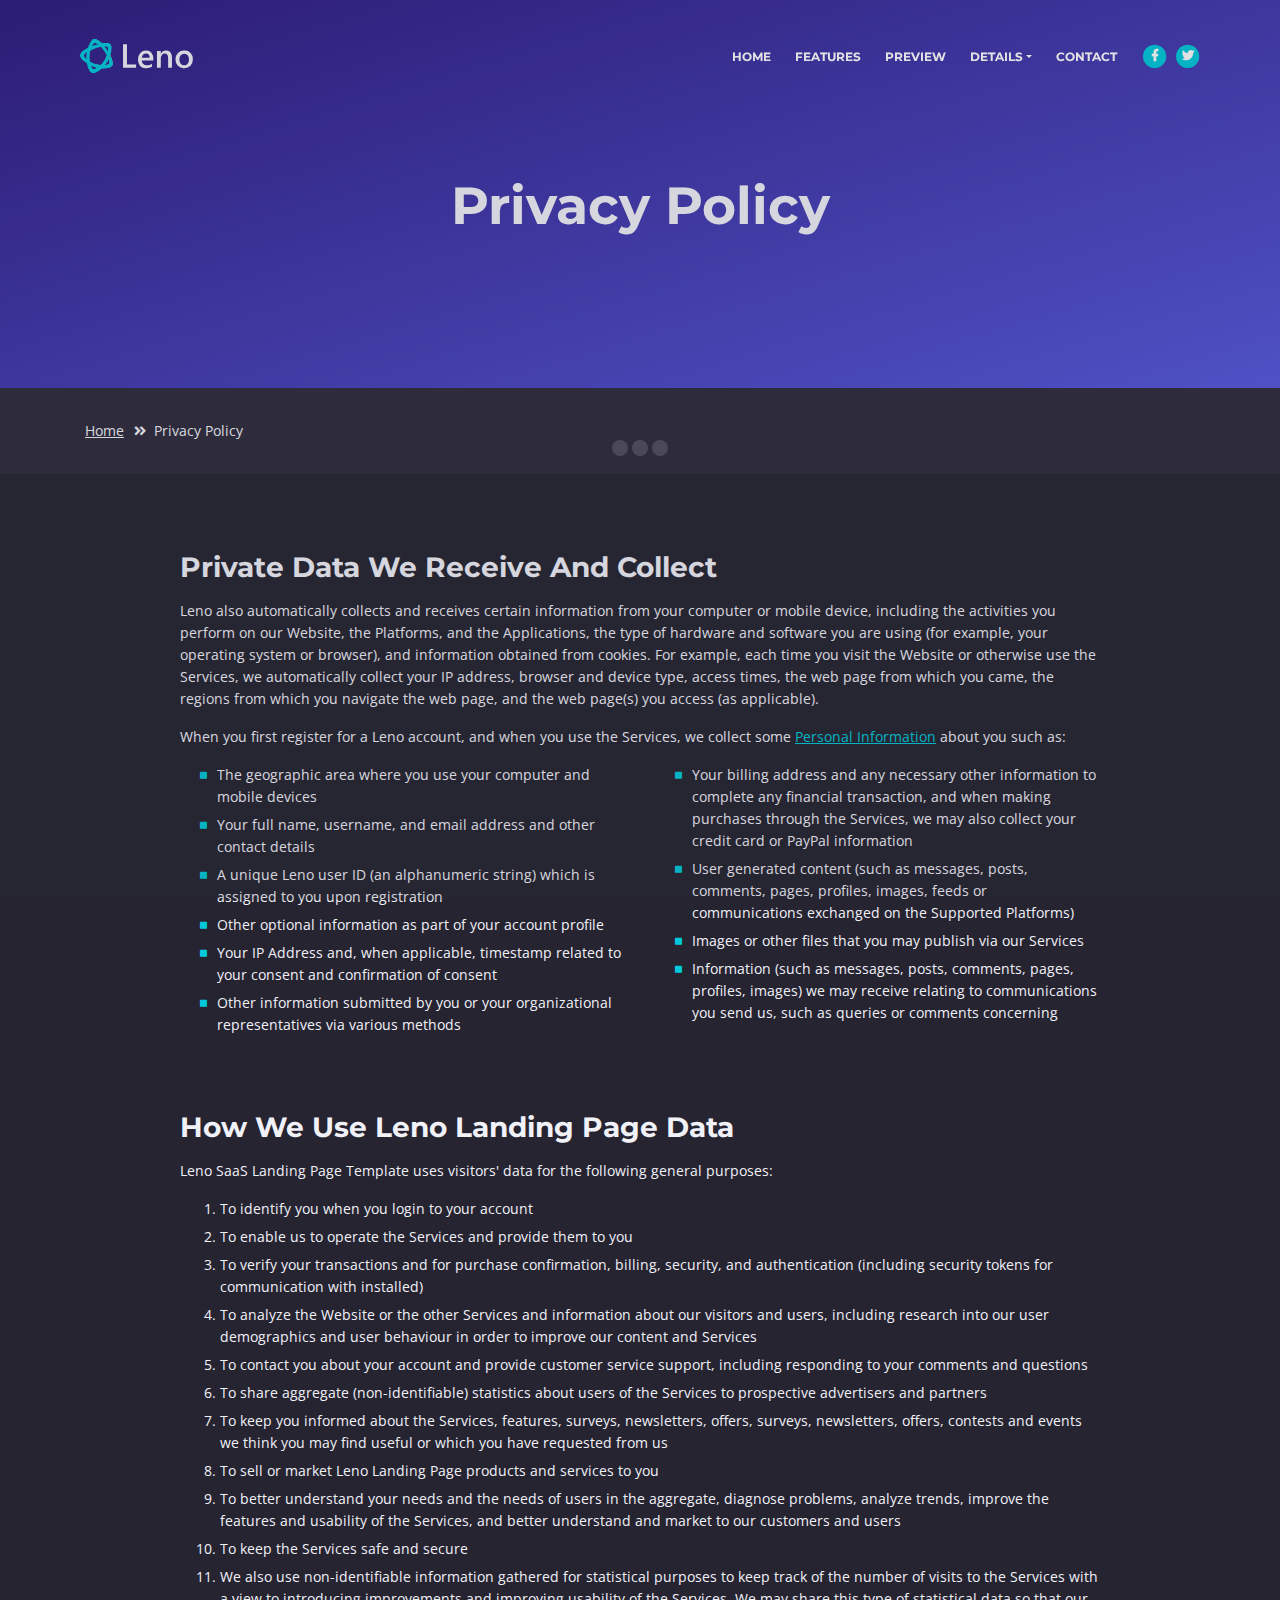
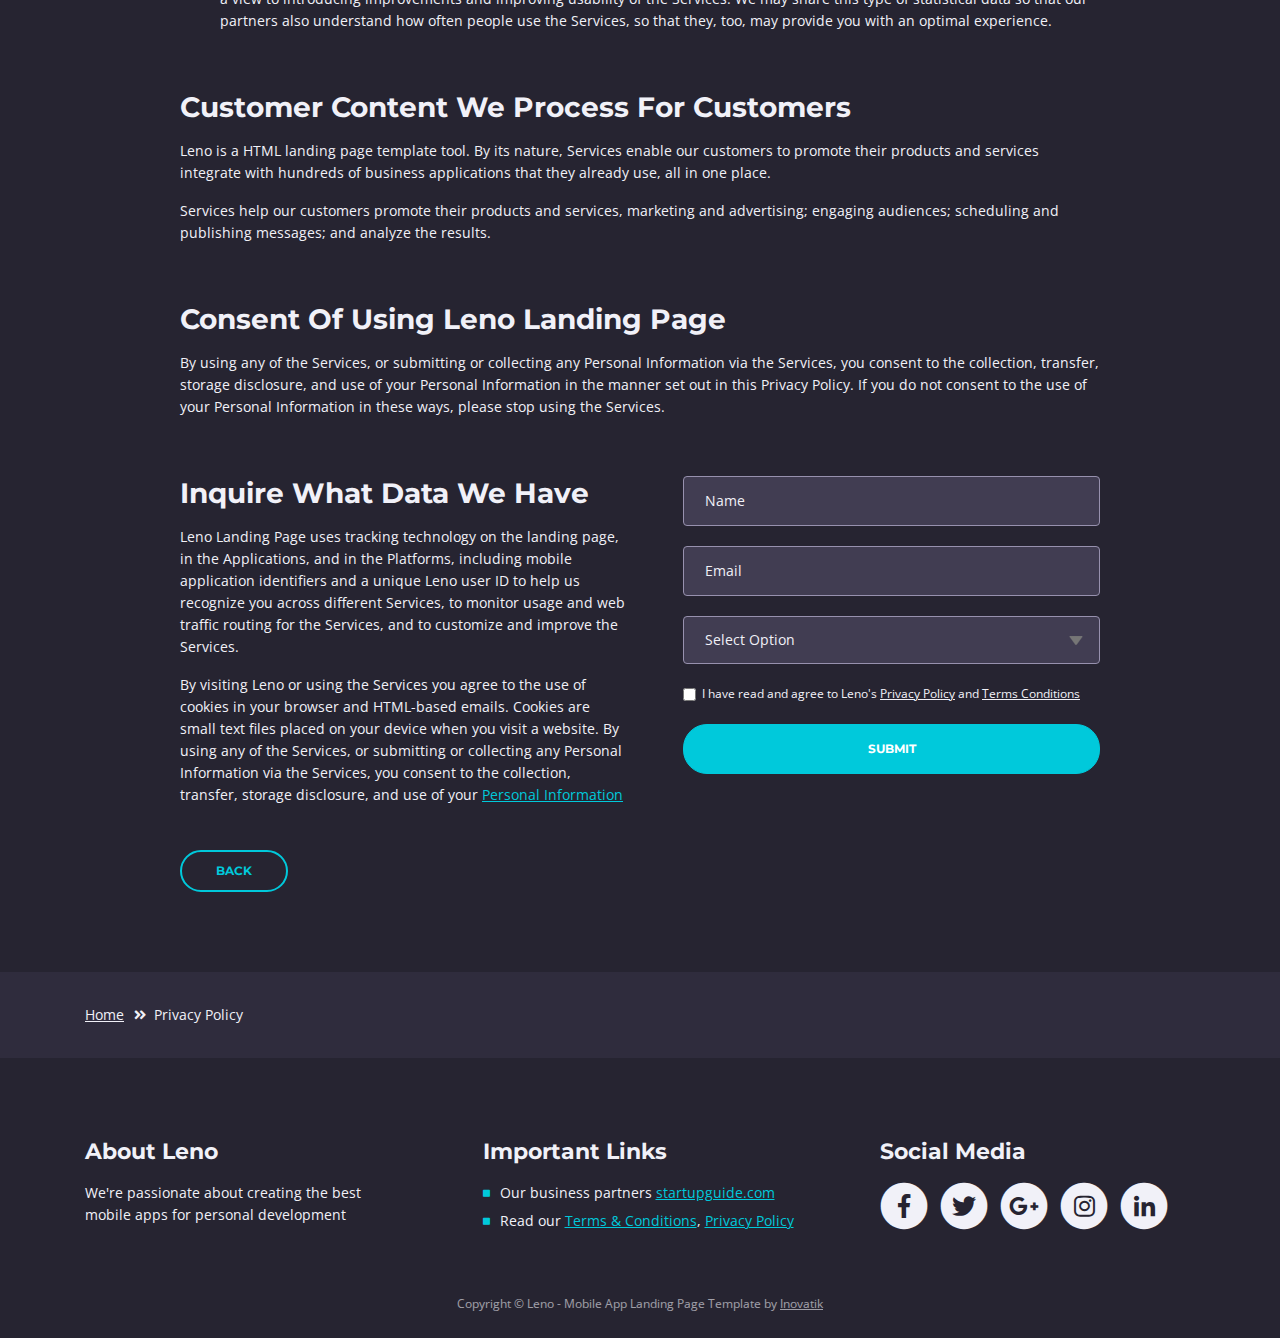
<file: CM-Flutter/privacy-policy.html>
<!DOCTYPE html>
<html lang="en">
<head>
    <meta charset="utf-8">
    <meta name="viewport" content="width=device-width, initial-scale=1, shrink-to-fit=no">
    
    <!-- SEO Meta Tags -->
    <meta name="description" content="Free mobile app HTML landing page template to help you build a great online presence for your app which will convert visitors into users">
    <meta name="author" content="Inovatik">

    <!-- OG Meta Tags to improve the way the post looks when you share the page on LinkedIn, Facebook, Google+ -->
	<meta property="og:site_name" content="" /> <!-- website name -->
	<meta property="og:site" content="" /> <!-- website link -->
	<meta property="og:title" content=""/> <!-- title shown in the actual shared post -->
	<meta property="og:description" content="" /> <!-- description shown in the actual shared post -->
	<meta property="og:image" content="" /> <!-- image link, make sure it's jpg -->
	<meta property="og:url" content="" /> <!-- where do you want your post to link to -->
	<meta property="og:type" content="article" />

    <!-- Website Title -->
    <title>Privacy Policy - Leno - Free Mobile App Landing Page Template</title>
    
    <!-- Styles -->
    <link href="https://fonts.googleapis.com/css?family=Open+Sans:300,300i,400,400i,600,600i,700,700i" rel="stylesheet">
    <link href="https://fonts.googleapis.com/css?family=Montserrat:600,700" rel="stylesheet">
    <link href="css/bootstrap.css" rel="stylesheet">
    <link href="css/fontawesome-all.css" rel="stylesheet">
    <link href="css/swiper.css" rel="stylesheet">
	<link href="css/magnific-popup.css" rel="stylesheet">
    <link href="css/styles.css" rel="stylesheet">
	
	<!-- Favicon  -->
    <link rel="icon" href="images/favicon.png">
</head>
<body data-spy="scroll" data-target=".fixed-top">
    
    <!-- Preloader -->
	<div class="spinner-wrapper">
        <div class="spinner">
            <div class="bounce1"></div>
            <div class="bounce2"></div>
            <div class="bounce3"></div>
        </div>
    </div>
    <!-- end of preloader -->
    

    <!-- Navbar -->
    <nav class="navbar navbar-expand-md navbar-dark navbar-custom fixed-top">
        <!-- Text Logo - Use this if you don't have a graphic logo -->
        <!-- <a class="navbar-brand logo-text page-scroll" href="index.html">Leno</a> -->

        <!-- Image Logo -->
        <a class="navbar-brand logo-image" href="index.html"><img src="images/logo.svg" alt="alternative"></a> 
        
        <!-- Mobile Menu Toggle Button -->
        <button class="navbar-toggler" type="button" data-toggle="collapse" data-target="#navbarsExampleDefault" aria-controls="navbarsExampleDefault" aria-expanded="false" aria-label="Toggle navigation">
            <span class="navbar-toggler-awesome fas fa-bars"></span>
            <span class="navbar-toggler-awesome fas fa-times"></span>
        </button>
        <!-- end of mobile menu toggle button -->

        <div class="collapse navbar-collapse" id="navbarsExampleDefault">
            <ul class="navbar-nav ml-auto">
                <li class="nav-item">
                    <a class="nav-link page-scroll" href="index.html#header">HOME <span class="sr-only">(current)</span></a>
                </li>
                <li class="nav-item">
                    <a class="nav-link page-scroll" href="index.html#features">FEATURES</a>
                </li>
                <li class="nav-item">
                    <a class="nav-link page-scroll" href="index.html#preview">PREVIEW</a>
                </li>

                <!-- Dropdown Menu -->          
                <li class="nav-item dropdown">
                    <a class="nav-link dropdown-toggle page-scroll" href="index.html#details" id="navbarDropdown" role="button" aria-haspopup="true" aria-expanded="false">DETAILS</a>
                    <div class="dropdown-menu" aria-labelledby="navbarDropdown">
                        <a class="dropdown-item" href="terms-conditions.html"><span class="item-text">TERMS CONDITIONS</span></a>
                        <div class="dropdown-items-divide-hr"></div>
                        <a class="dropdown-item" href="privacy-policy.html"><span class="item-text">PRIVACY POLICY</span></a>
                    </div>
                </li>
                <!-- end of dropdown menu -->

                <li class="nav-item">
                    <a class="nav-link page-scroll" href="index.html#contact">CONTACT</a>
                </li>
            </ul>
            <span class="nav-item social-icons">
                <span class="fa-stack">
                    <a href="#your-link">
                        <i class="fas fa-circle fa-stack-2x"></i>
                        <i class="fab fa-facebook-f fa-stack-1x"></i>
                    </a>
                </span>
                <span class="fa-stack">
                    <a href="#your-link">
                        <i class="fas fa-circle fa-stack-2x"></i>
                        <i class="fab fa-twitter fa-stack-1x"></i>
                    </a>
                </span>
            </span>
        </div>
    </nav> <!-- end of navbar -->
    <!-- end of navbar -->


    <!-- Header -->
    <header id="header" class="ex-header">
        <div class="container">
            <div class="row">
                <div class="col-md-12">
                    <h1>Privacy Policy</h1>
                </div> <!-- end of col -->
            </div> <!-- end of row -->
        </div> <!-- end of container -->
    </header> <!-- end of ex-header -->
    <!-- end of header -->


    <!-- Breadcrumbs -->
    <div class="ex-basic-1">
        <div class="container">
            <div class="row">
                <div class="col-lg-12">
                    <div class="breadcrumbs">
                        <a href="index.html">Home</a><i class="fa fa-angle-double-right"></i><span>Privacy Policy</span>
                    </div> <!-- end of breadcrumbs -->
                </div> <!-- end of col -->
            </div> <!-- end of row -->
        </div> <!-- end of container -->
    </div> <!-- end of ex-basic-1 -->
    <!-- end of breadcrumbs -->


    <!-- Privacy Content -->
    <div class="ex-basic-2">
        <div class="container">
            <div class="row">
                <div class="col-lg-10 offset-lg-1">
                    <div class="text-container">
                        <h3>Private Data We Receive And Collect</h3>
                        <p>Leno also automatically collects and receives certain information from your computer or mobile device, including the activities you perform on our Website, the Platforms, and the Applications, the type of hardware and software you are using (for example, your operating system or browser), and information obtained from cookies. For example, each time you visit the Website or otherwise use the Services, we automatically collect your IP address, browser and device type, access times, the web page from which you came, the regions from which you navigate the web page, and the web page(s) you access (as applicable).</p>
                        <p>When you first register for a Leno account, and when you use the Services, we collect some <a class="turquoise" href="#your-link">Personal Information</a> about you such as:</p>
                        <div class="row">
                            <div class="col-md-6">
                                <ul class="list-unstyled li-space-lg indent">
                                    <li class="media">
                                        <i class="fas fa-square"></i>
                                        <div class="media-body">The geographic area where you use your computer and mobile devices</div>
                                    </li>
                                    <li class="media">
                                        <i class="fas fa-square"></i>
                                        <div class="media-body">Your full name, username, and email address and other contact details</div>
                                    </li>
                                    <li class="media">
                                        <i class="fas fa-square"></i>
                                        <div class="media-body">A unique Leno user ID (an alphanumeric string) which is assigned to you upon registration</div>
                                    </li>
                                    <li class="media">
                                        <i class="fas fa-square"></i>
                                        <div class="media-body">Other optional information as part of your account profile</div>
                                    </li>
                                    <li class="media">
                                        <i class="fas fa-square"></i>
                                        <div class="media-body">Your IP Address and, when applicable, timestamp related to your consent and confirmation of consent</div>
                                    </li>
                                    <li class="media">
                                        <i class="fas fa-square"></i>
                                        <div class="media-body">Other information submitted by you or your organizational representatives via various methods</div>
                                    </li>
                                </ul>
                            </div> <!-- end of col -->

                            <div class="col-md-6">
                                <ul class="list-unstyled li-space-lg indent">
                                    <li class="media">
                                        <i class="fas fa-square"></i>
                                        <div class="media-body">Your billing address and any necessary other information to complete any financial transaction, and when making purchases through the Services, we may also collect your credit card or PayPal information</div>
                                    </li>
                                    <li class="media">
                                        <i class="fas fa-square"></i>
                                        <div class="media-body">User generated content (such as messages, posts, comments, pages, profiles, images, feeds or communications exchanged on the Supported Platforms)</div>
                                    </li>
                                    <li class="media">
                                        <i class="fas fa-square"></i>
                                        <div class="media-body">Images or other files that you may publish via our Services</div>
                                    </li>
                                    <li class="media">
                                        <i class="fas fa-square"></i>
                                        <div class="media-body">Information (such as messages, posts, comments, pages, profiles, images) we may receive relating to communications you send us, such as queries or comments concerning</div>
                                    </li>
                                </ul>
                            </div> <!-- end of col -->
                        </div> <!-- end of row -->
                    </div> <!-- end of text-container-->
                    
                    <div class="text-container">
                        <h3>How We Use Leno Landing Page Data</h3>
                        <p>Leno SaaS Landing Page Template uses visitors' data for the following general purposes:</p>
                        <ol class="li-space-lg">
                            <li>To identify you when you login to your account</li>
                            <li>To enable us to operate the Services and provide them to you</li>
                            <li>To verify your transactions and for purchase confirmation, billing, security, and authentication (including security tokens for communication with installed)</li>
                            <li>To analyze the Website or the other Services and information about our visitors and users, including research into our user demographics and user behaviour in order to improve our content and Services</li>
                            <li>To contact you about your account and provide customer service support, including responding to your comments and questions</li>
                            <li>To share aggregate (non-identifiable) statistics about users of the Services to prospective advertisers and partners</li>
                            <li>To keep you informed about the Services, features, surveys, newsletters, offers, surveys, newsletters, offers, contests and events we think you may find useful or which you have requested from us</li>
                            <li>To sell or market Leno Landing Page products and services to you</li>
                            <li>To better understand your needs and the needs of users in the aggregate, diagnose problems, analyze trends, improve the features and usability of the Services, and better understand and market to our customers and users</li>
                            <li>To keep the Services safe and secure</li>
                            <li>We also use non-identifiable information gathered for statistical purposes to keep track of the number of visits to the Services with a view to introducing improvements and improving usability of the Services. We may share this type of statistical data so that our partners also understand how often people use the Services, so that they, too, may provide you with an optimal experience.</li>
                        </ol>
                    </div> <!-- end of text-container -->

                    <div class="text-container">
                        <h3>Customer Content We Process For Customers</h3>
                        <p>Leno is a HTML landing page template tool. By its nature, Services enable our customers to promote their products and services integrate with hundreds of business applications that they already use, all in one place.</p>
                        <p>Services help our customers promote their products and services, marketing and advertising; engaging audiences; scheduling and publishing messages; and analyze the results.</p>
                    </div> <!-- end of text container -->

                    <div class="text-container">
                        <h3>Consent Of Using Leno Landing Page</h3>
					    <p class="mb-5">By using any of the Services, or submitting or collecting any Personal Information via the Services, you consent to the collection, transfer, storage disclosure, and use of your Personal Information in the manner set out in this Privacy Policy. If you do not consent to the use of your Personal Information in these ways, please stop using the Services.</p>
                    </div> <!-- end of text-container -->
                                       
                    <div class="row">
                        <div class="col-md-6">
                            <div class="text-container last">
                                <h3>Inquire What Data We Have</h3>
                                <p>Leno Landing Page uses tracking technology on the landing page, in the Applications, and in the Platforms, including mobile application identifiers and a unique Leno user ID to help us recognize you across different Services, to monitor usage and web traffic routing for the Services, and to customize and improve the Services.</p>
                                <p> By visiting Leno or using the Services you agree to the use of cookies in your browser and HTML-based emails. Cookies are small text files placed on your device when you visit a website. By using any of the Services, or submitting or collecting any Personal Information via the Services, you consent to the collection, transfer, storage disclosure, and use of your <a class="turquoise" href="#your-link">Personal Information</a></p>
                            </div> <!-- end of text container -->
                        </div> <!-- end of col-->
                        <div class="col-md-6">

                            <!-- Privacy Form -->
                            <div class="form-container">
                                <form id="privacyForm" data-toggle="validator" data-focus="false">
                                    <div class="form-group">
                                        <input type="text" class="form-control-input" id="pname" required>
                                        <label class="label-control" for="pname">Name</label>
                                        <div class="help-block with-errors"></div>
                                    </div>
                                    <div class="form-group">
                                        <input type="email" class="form-control-input" id="pemail" required>
                                        <label class="label-control" for="pemail">Email</label>
                                        <div class="help-block with-errors"></div>
                                    </div>
                                    <div class="form-group">
                                        <select class="form-control-select" id="pselect" required>
                                            <option class="select-option" value="" disabled selected>Select Option</option>
                                            <option class="select-option" value="Delete data">Delete my data</option>
                                            <option class="select-option" value="Show me data">Show me my data</option>
                                        </select>
                                        <div class="help-block with-errors"></div>
                                    </div>
                                    <div class="form-group checkbox">
                                        <input type="checkbox" id="pterms" value="Agreed-to-Terms" required>I have read and agree to Leno's <a href="privacy-policy.html">Privacy Policy</a> and <a href="terms-conditions.html">Terms Conditions</a>
                                        <div class="help-block with-errors"></div>
                                    </div>
                                    <div class="form-group">
                                        <button type="submit" class="form-control-submit-button">SUBMIT</button>
                                    </div>
                                    <div class="form-message">
                                        <div id="pmsgSubmit" class="h3 text-center hidden"></div>
                                    </div>
                                </form>
                            </div> <!-- end of form container -->
                            <!-- end of privacy form -->

                        </div> <!-- end of col--> 
                    </div> <!-- end of row -->
                    <a class="btn-outline-reg back" href="index.html">BACK</a>
                </div> <!-- end of col-->
            </div> <!-- end of row -->
        </div> <!-- end of container -->
    </div> <!-- end of ex-basic-2 -->
    <!-- end of privacy content -->


    <!-- Breadcrumbs -->
    <div class="ex-basic-1">
        <div class="container">
            <div class="row">
                <div class="col-lg-12">
                    <div class="breadcrumbs">
                        <a href="index.html">Home</a><i class="fa fa-angle-double-right"></i><span>Privacy Policy</span>
                    </div> <!-- end of breadcrumbs -->
                </div> <!-- end of col -->
            </div> <!-- end of row -->
        </div> <!-- end of container -->
    </div> <!-- end of ex-basic-1 -->
    <!-- end of breadcrumbs -->

    
    <!-- Footer -->
    <div class="footer">
        <div class="container">
            <div class="row">
                <div class="col-md-4">
                    <div class="footer-col">
                        <h4>About Leno</h4>
                        <p>We're passionate about creating the best mobile apps for personal development</p>
                    </div>
                </div> <!-- end of col -->
                <div class="col-md-4">
                    <div class="footer-col middle">
                        <h4>Important Links</h4>
                        <ul class="list-unstyled li-space-lg">
                            <li class="media">
                                <i class="fas fa-square"></i>
                                <div class="media-body">Our business partners <a class="turquoise" href="#your-link">startupguide.com</a></div>
                            </li>
                            <li class="media">
                                <i class="fas fa-square"></i>
                                <div class="media-body">Read our <a class="turquoise" href="terms-conditions.html">Terms & Conditions</a>, <a class="turquoise" href="privacy-policy.html">Privacy Policy</a></div>
                            </li>
                        </ul>
                    </div>
                </div> <!-- end of col -->
                <div class="col-md-4">
                    <div class="footer-col last">
                        <h4>Social Media</h4>
                        <span class="fa-stack">
                            <a href="#your-link">
                                <i class="fas fa-circle fa-stack-2x"></i>
                                <i class="fab fa-facebook-f fa-stack-1x"></i>
                            </a>
                        </span>
                        <span class="fa-stack">
                            <a href="#your-link">
                                <i class="fas fa-circle fa-stack-2x"></i>
                                <i class="fab fa-twitter fa-stack-1x"></i>
                            </a>
                        </span>
                        <span class="fa-stack">
                            <a href="#your-link">
                                <i class="fas fa-circle fa-stack-2x"></i>
                                <i class="fab fa-google-plus-g fa-stack-1x"></i>
                            </a>
                        </span>
                        <span class="fa-stack">
                            <a href="#your-link">
                                <i class="fas fa-circle fa-stack-2x"></i>
                                <i class="fab fa-instagram fa-stack-1x"></i>
                            </a>
                        </span>
                        <span class="fa-stack">
                            <a href="#your-link">
                                <i class="fas fa-circle fa-stack-2x"></i>
                                <i class="fab fa-linkedin-in fa-stack-1x"></i>
                            </a>
                        </span>
                    </div> 
                </div> <!-- end of col -->
            </div> <!-- end of row -->
        </div> <!-- end of container -->
    </div> <!-- end of footer -->  
    <!-- end of footer -->


    <!-- Copyright -->
    <div class="copyright">
        <div class="container">
            <div class="row">
                <div class="col-lg-12">
                    <p class="p-small">Copyright © Leno - Mobile App Landing Page Template by <a href="http://www.inovatik.com">Inovatik</a></p>
                </div> <!-- end of col -->
            </div> <!-- enf of row -->
        </div> <!-- end of container -->
    </div> <!-- end of copyright --> 
    <!-- end of copyright -->

	
    <!-- Scripts -->
    <script src="js/jquery.min.js"></script> <!-- jQuery for Bootstrap's JavaScript plugins -->
    <script src="js/popper.min.js"></script> <!-- Popper tooltip library for Bootstrap -->
    <script src="js/bootstrap.min.js"></script> <!-- Bootstrap framework -->
    <script src="js/jquery.easing.min.js"></script> <!-- jQuery Easing for smooth scrolling between anchors -->
    <script src="js/swiper.min.js"></script> <!-- Swiper for image and text sliders -->
    <script src="js/jquery.magnific-popup.js"></script> <!-- Magnific Popup for lightboxes -->
    <script src="js/morphext.min.js"></script> <!-- Morphtext rotating text in the header -->
    <script src="js/validator.min.js"></script> <!-- Validator.js - Bootstrap plugin that validates forms -->
    <script src="js/scripts.js"></script> <!-- Custom scripts -->
    
</body>
</html>
</file>
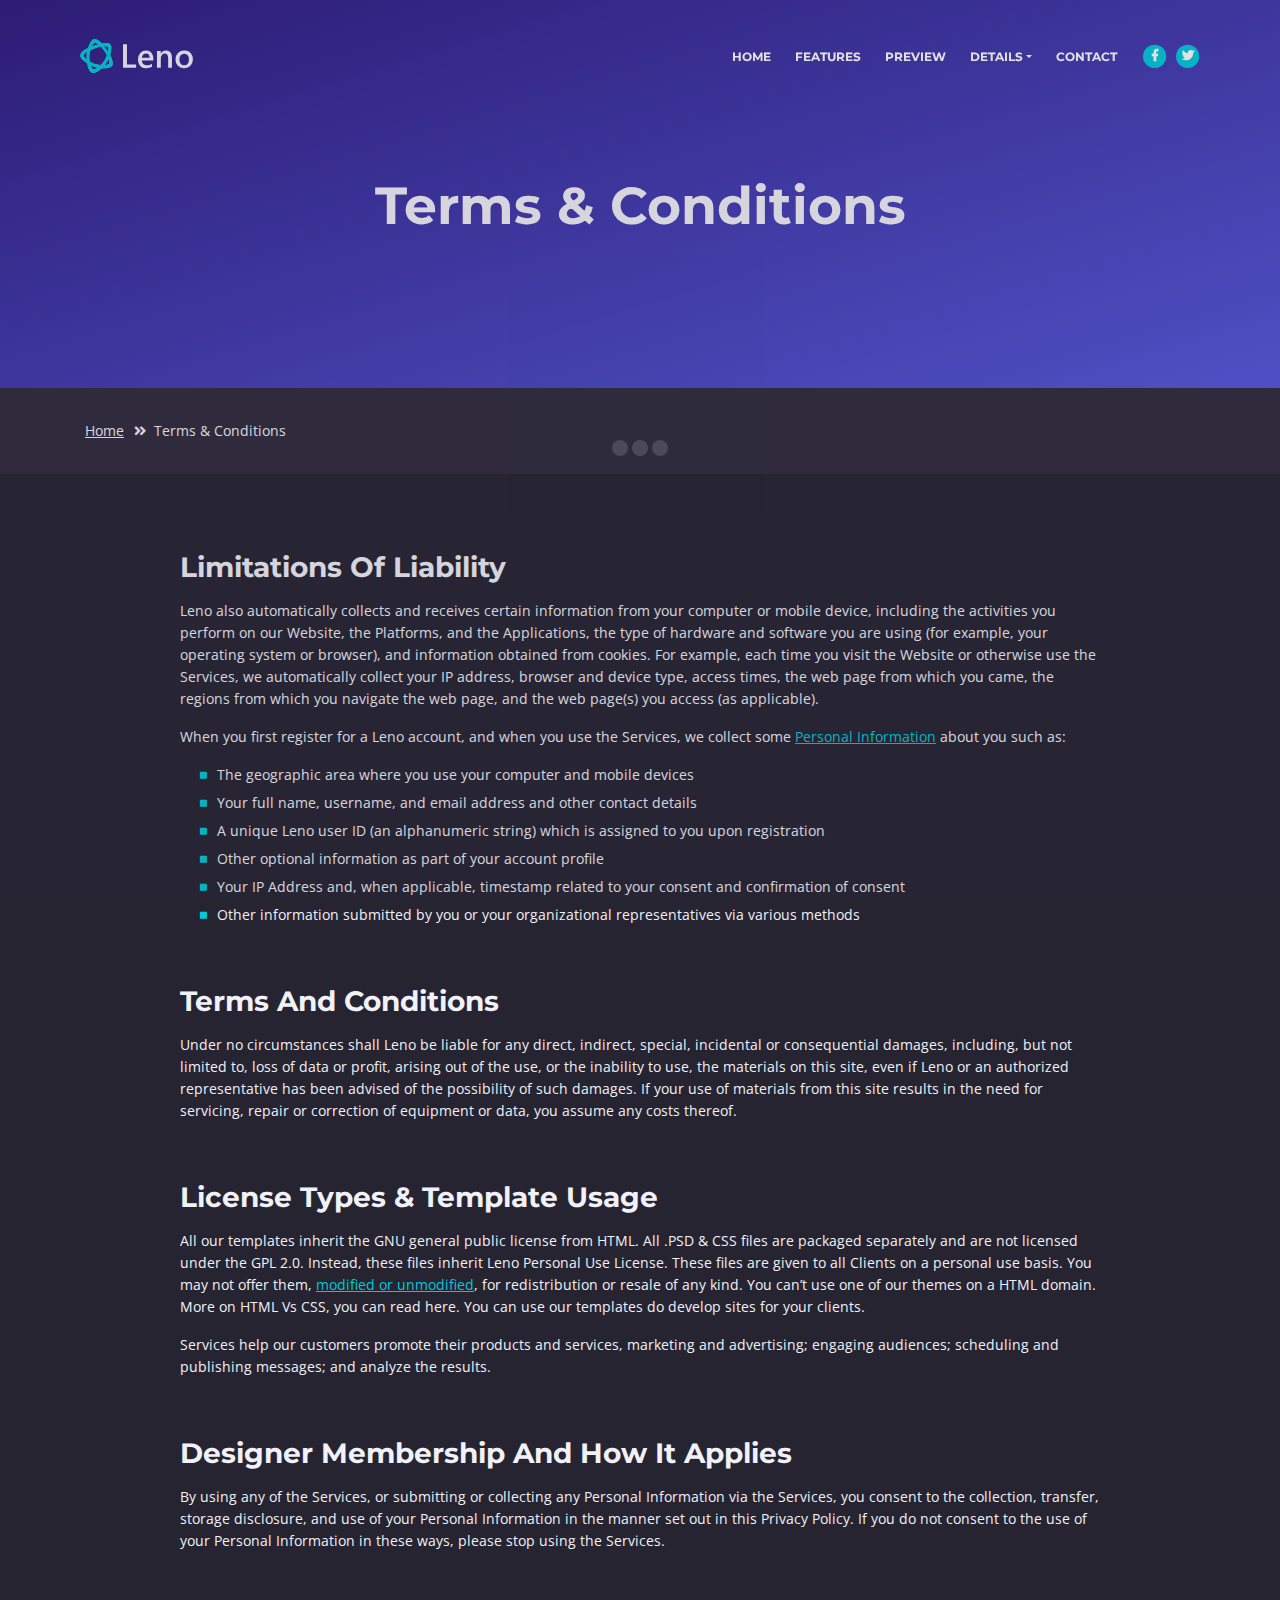
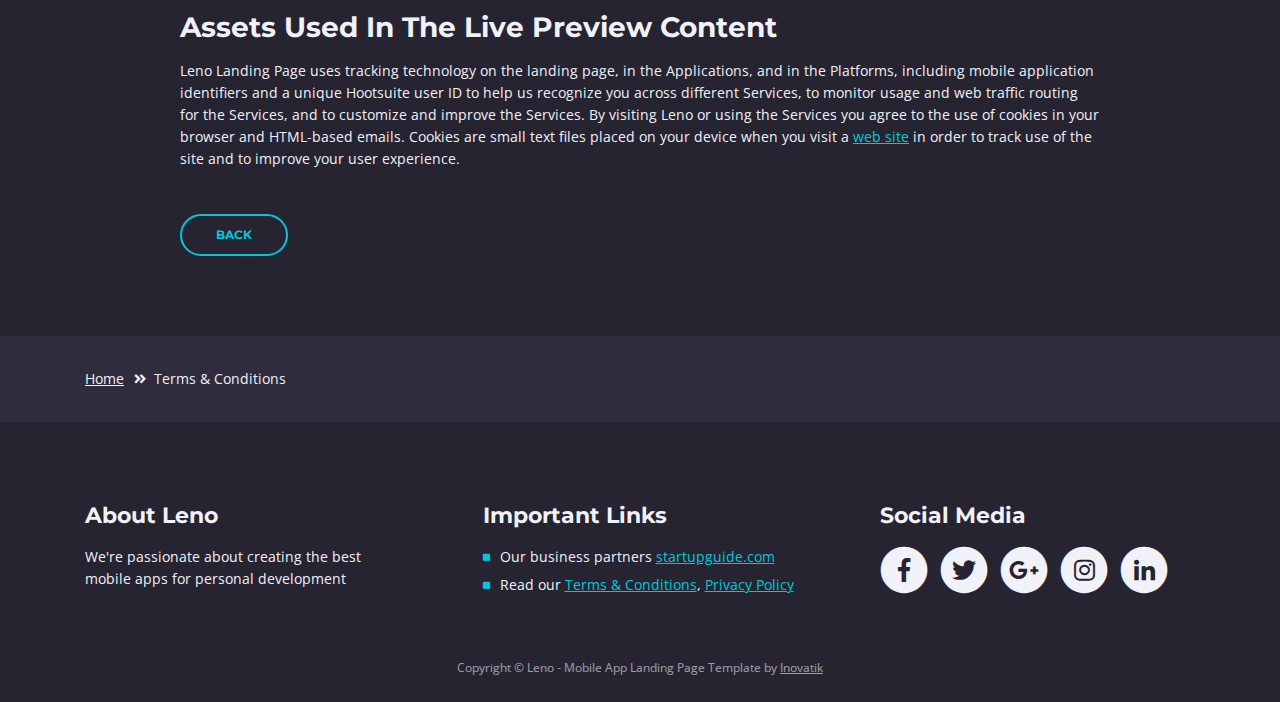
<file: CM-Flutter/terms-conditions.html>
<!DOCTYPE html>
<html lang="en">
<head>
    <meta charset="utf-8">
    <meta name="viewport" content="width=device-width, initial-scale=1, shrink-to-fit=no">
    
    <!-- SEO Meta Tags -->
    <meta name="description" content="Free mobile app HTML landing page template to help you build a great online presence for your app which will convert visitors into users">
    <meta name="author" content="Inovatik">

    <!-- OG Meta Tags to improve the way the post looks when you share the page on LinkedIn, Facebook, Google+ -->
	<meta property="og:site_name" content="" /> <!-- website name -->
	<meta property="og:site" content="" /> <!-- website link -->
	<meta property="og:title" content=""/> <!-- title shown in the actual shared post -->
	<meta property="og:description" content="" /> <!-- description shown in the actual shared post -->
	<meta property="og:image" content="" /> <!-- image link, make sure it's jpg -->
	<meta property="og:url" content="" /> <!-- where do you want your post to link to -->
	<meta property="og:type" content="article" />

    <!-- Website Title -->
    <title>Terms Conditions - Leno - Free Mobile App Landing Page Template</title>
    
    <!-- Styles -->
    <link href="https://fonts.googleapis.com/css?family=Open+Sans:300,300i,400,400i,600,600i,700,700i" rel="stylesheet">
    <link href="https://fonts.googleapis.com/css?family=Montserrat:600,700" rel="stylesheet">
    <link href="css/bootstrap.css" rel="stylesheet">
    <link href="css/fontawesome-all.css" rel="stylesheet">
    <link href="css/swiper.css" rel="stylesheet">
	<link href="css/magnific-popup.css" rel="stylesheet">
    <link href="css/styles.css" rel="stylesheet">
	
	<!-- Favicon  -->
    <link rel="icon" href="images/favicon.png">
</head>
<body data-spy="scroll" data-target=".fixed-top">
    
    <!-- Preloader -->
	<div class="spinner-wrapper">
        <div class="spinner">
            <div class="bounce1"></div>
            <div class="bounce2"></div>
            <div class="bounce3"></div>
        </div>
    </div>
    <!-- end of preloader -->
    

    <!-- Navbar -->
    <nav class="navbar navbar-expand-md navbar-dark navbar-custom fixed-top">
        <!-- Text Logo - Use this if you don't have a graphic logo -->
        <!-- <a class="navbar-brand logo-text page-scroll" href="index.html">Leno</a> -->

        <!-- Image Logo -->
        <a class="navbar-brand logo-image" href="index.html"><img src="images/logo.svg" alt="alternative"></a> 
        
        <!-- Mobile Menu Toggle Button -->
        <button class="navbar-toggler" type="button" data-toggle="collapse" data-target="#navbarsExampleDefault" aria-controls="navbarsExampleDefault" aria-expanded="false" aria-label="Toggle navigation">
            <span class="navbar-toggler-awesome fas fa-bars"></span>
            <span class="navbar-toggler-awesome fas fa-times"></span>
        </button>
        <!-- end of mobile menu toggle button -->

        <div class="collapse navbar-collapse" id="navbarsExampleDefault">
            <ul class="navbar-nav ml-auto">
                <li class="nav-item">
                    <a class="nav-link page-scroll" href="index.html#header">HOME <span class="sr-only">(current)</span></a>
                </li>
                <li class="nav-item">
                    <a class="nav-link page-scroll" href="index.html#features">FEATURES</a>
                </li>
                <li class="nav-item">
                    <a class="nav-link page-scroll" href="index.html#preview">PREVIEW</a>
                </li>

                <!-- Dropdown Menu -->          
                <li class="nav-item dropdown">
                    <a class="nav-link dropdown-toggle page-scroll" href="index.html#details" id="navbarDropdown" role="button" aria-haspopup="true" aria-expanded="false">DETAILS</a>
                    <div class="dropdown-menu" aria-labelledby="navbarDropdown">
                        <a class="dropdown-item" href="terms-conditions.html"><span class="item-text">TERMS CONDITIONS</span></a>
                        <div class="dropdown-items-divide-hr"></div>
                        <a class="dropdown-item" href="privacy-policy.html"><span class="item-text">PRIVACY POLICY</span></a>
                    </div>
                </li>
                <!-- end of dropdown menu -->

                <li class="nav-item">
                    <a class="nav-link page-scroll" href="index.html#contact">CONTACT</a>
                </li>
            </ul>
            <span class="nav-item social-icons">
                <span class="fa-stack">
                    <a href="#your-link">
                        <i class="fas fa-circle fa-stack-2x"></i>
                        <i class="fab fa-facebook-f fa-stack-1x"></i>
                    </a>
                </span>
                <span class="fa-stack">
                    <a href="#your-link">
                        <i class="fas fa-circle fa-stack-2x"></i>
                        <i class="fab fa-twitter fa-stack-1x"></i>
                    </a>
                </span>
            </span>
        </div>
    </nav> <!-- end of navbar -->
    <!-- end of navbar -->


    <!-- Header -->
    <header id="header" class="ex-header">
        <div class="container">
            <div class="row">
                <div class="col-lg-12">
                    <h1>Terms & Conditions</h1>
                </div> <!-- end of col -->
            </div> <!-- end of row -->
        </div> <!-- end of container -->
    </header> <!-- end of ex-header -->
    <!-- end of header -->


    <!-- Breadcrumbs -->
    <div class="ex-basic-1">
        <div class="container">
            <div class="row">
                <div class="col-lg-12">
                    <div class="breadcrumbs">
                        <a href="index.html">Home</a><i class="fa fa-angle-double-right"></i><span>Terms & Conditions</span>
                    </div> <!-- end of breadcrumbs -->
                </div> <!-- end of col -->
            </div> <!-- end of row -->
        </div> <!-- end of container -->
    </div> <!-- end of ex-basic-1 -->
    <!-- end of breadcrumbs -->


    <!-- Terms Content -->
    <div class="ex-basic-2">
        <div class="container">
            <div class="row">
                <div class="col-lg-10 offset-lg-1">
                    <div class="text-container">
                        <h3>Limitations Of Liability</h3>
                        <p>Leno also automatically collects and receives certain information from your computer or mobile device, including the activities you perform on our Website, the Platforms, and the Applications, the type of hardware and software you are using (for example, your operating system or browser), and information obtained from cookies. For example, each time you visit the Website or otherwise use the Services, we automatically collect your IP address, browser and device type, access times, the web page from which you came, the regions from which you navigate the web page, and the web page(s) you access (as applicable).</p>
                        <p>When you first register for a Leno account, and when you use the Services, we collect some <a class="turquoise" href="#your-link">Personal Information</a> about you such as:</p>
                        <ul class="list-unstyled li-space-lg indent">
                            <li class="media">
                                <i class="fas fa-square"></i>
                                <div class="media-body">The geographic area where you use your computer and mobile devices</div>
                            </li>
                            <li class="media">
                                <i class="fas fa-square"></i>
                                <div class="media-body">Your full name, username, and email address and other contact details</div>
                            </li>
                            <li class="media">
                                <i class="fas fa-square"></i>
                                <div class="media-body">A unique Leno user ID (an alphanumeric string) which is assigned to you upon registration</div>
                            </li>
                            <li class="media">
                                <i class="fas fa-square"></i>
                                <div class="media-body">Other optional information as part of your account profile</div>
                            </li>
                            <li class="media">
                                <i class="fas fa-square"></i>
                                <div class="media-body">Your IP Address and, when applicable, timestamp related to your consent and confirmation of consent</div>
                            </li>
                            <li class="media">
                                <i class="fas fa-square"></i>
                                <div class="media-body">Other information submitted by you or your organizational representatives via various methods</div>
                            </li>
                        </ul>
                    </div> <!-- end of text-container -->
                    
                    <div class="text-container">
                        <h3>Terms And Conditions</h3>
                        <p>Under no circumstances shall Leno be liable for any direct, indirect, special, incidental or consequential damages, including, but not limited to, loss of data or profit, arising out of the use, or the inability to use, the materials on this site, even if Leno or an authorized representative has been advised of the possibility of such damages. If your use of materials from this site results in the need for servicing, repair or correction of equipment or data, you assume any costs thereof.</p>
                    </div> <!-- end of text-container -->

                    <div class="text-container">
                        <h3>License Types & Template Usage</h3>
                        <p>All our templates inherit the GNU general public license from HTML. All .PSD & CSS files are packaged separately and are not licensed under the GPL 2.0. Instead, these files inherit Leno Personal Use License. These files are given to all Clients on a personal use basis. You may not offer them, <a class="turquoise" href="#your-link">modified or unmodified</a>, for redistribution or resale of any kind. You can’t use one of our themes on a HTML domain. More on HTML Vs CSS, you can read here. You can use our templates do develop sites for your clients.</p>
                        <p>Services help our customers promote their products and services, marketing and advertising; engaging audiences; scheduling and publishing messages; and analyze the results.</p>
                    </div> <!-- end of text-container -->

                    <div class="text-container">
                        <h3>Designer Membership And How It Applies</h3>
                        <p>By using any of the Services, or submitting or collecting any Personal Information via the Services, you consent to the collection, transfer, storage disclosure, and use of your Personal Information in the manner set out in this Privacy Policy. If you do not consent to the use of your Personal Information in these ways, please stop using the Services.</p>
                    </div> <!-- end of text-container -->
                    
                    <div class="text-container last">
                        <h3>Assets Used In The Live Preview Content</h3>
                        <p>Leno Landing Page uses tracking technology on the landing page, in the Applications, and in the Platforms, including mobile application identifiers and a unique Hootsuite user ID to help us recognize you across different Services, to monitor usage and web traffic routing for the Services, and to customize and improve the Services. By visiting Leno or using the Services you agree to the use of cookies in your browser and HTML-based emails. Cookies are small text files placed on your device when you visit a <a class="turquoise" href="#your-link">web site</a> in order to track use of the site and to improve your user experience.</p>
                        <a class="btn-outline-reg" href="index.html">BACK</a>
                    </div> <!-- end of text-container -->
                </div>
            </div> <!-- end of row -->
        </div> <!-- end of container -->
    </div> <!-- end of ex-basic -->
    <!-- end of terms content -->

    
    <!-- Breadcrumbs -->
    <div class="ex-basic-1">
        <div class="container">
            <div class="row">
                <div class="col-lg-12">
                    <div class="breadcrumbs">
                        <a href="index.html">Home</a><i class="fa fa-angle-double-right"></i><span>Terms & Conditions</span>
                    </div> <!-- end of breadcrumbs -->
                </div> <!-- end of col -->
            </div> <!-- end of row -->
        </div> <!-- end of container -->
    </div> <!-- end of ex-basic-1 -->
    <!-- end of breadcrumbs -->


    <!-- Footer -->
    <div class="footer">
        <div class="container">
            <div class="row">
                <div class="col-md-4">
                    <div class="footer-col">
                        <h4>About Leno</h4>
                        <p>We're passionate about creating the best mobile apps for personal development</p>
                    </div>
                </div> <!-- end of col -->
                <div class="col-md-4">
                    <div class="footer-col middle">
                        <h4>Important Links</h4>
                        <ul class="list-unstyled li-space-lg">
                            <li class="media">
                                <i class="fas fa-square"></i>
                                <div class="media-body">Our business partners <a class="turquoise" href="#your-link">startupguide.com</a></div>
                            </li>
                            <li class="media">
                                <i class="fas fa-square"></i>
                                <div class="media-body">Read our <a class="turquoise" href="terms-conditions.html">Terms & Conditions</a>, <a class="turquoise" href="privacy-policy.html">Privacy Policy</a></div>
                            </li>
                        </ul>
                    </div>
                </div> <!-- end of col -->
                <div class="col-md-4">
                    <div class="footer-col last">
                        <h4>Social Media</h4>
                        <span class="fa-stack">
                            <a href="#your-link">
                                <i class="fas fa-circle fa-stack-2x"></i>
                                <i class="fab fa-facebook-f fa-stack-1x"></i>
                            </a>
                        </span>
                        <span class="fa-stack">
                            <a href="#your-link">
                                <i class="fas fa-circle fa-stack-2x"></i>
                                <i class="fab fa-twitter fa-stack-1x"></i>
                            </a>
                        </span>
                        <span class="fa-stack">
                            <a href="#your-link">
                                <i class="fas fa-circle fa-stack-2x"></i>
                                <i class="fab fa-google-plus-g fa-stack-1x"></i>
                            </a>
                        </span>
                        <span class="fa-stack">
                            <a href="#your-link">
                                <i class="fas fa-circle fa-stack-2x"></i>
                                <i class="fab fa-instagram fa-stack-1x"></i>
                            </a>
                        </span>
                        <span class="fa-stack">
                            <a href="#your-link">
                                <i class="fas fa-circle fa-stack-2x"></i>
                                <i class="fab fa-linkedin-in fa-stack-1x"></i>
                            </a>
                        </span>
                    </div> 
                </div> <!-- end of col -->
            </div> <!-- end of row -->
        </div> <!-- end of container -->
    </div> <!-- end of footer -->  
    <!-- end of footer -->


    <!-- Copyright -->
    <div class="copyright">
        <div class="container">
            <div class="row">
                <div class="col-lg-12">
                    <p class="p-small">Copyright © Leno - Mobile App Landing Page Template by <a href="http://www.inovatik.com">Inovatik</a></p>
                </div> <!-- end of col -->
            </div> <!-- enf of row -->
        </div> <!-- end of container -->
    </div> <!-- end of copyright --> 
    <!-- end of copyright -->

	
    <!-- Scripts -->
    <script src="js/jquery.min.js"></script> <!-- jQuery for Bootstrap's JavaScript plugins -->
    <script src="js/popper.min.js"></script> <!-- Popper tooltip library for Bootstrap -->
    <script src="js/bootstrap.min.js"></script> <!-- Bootstrap framework -->
    <script src="js/jquery.easing.min.js"></script> <!-- jQuery Easing for smooth scrolling between anchors -->
    <script src="js/swiper.min.js"></script> <!-- Swiper for image and text sliders -->
    <script src="js/jquery.magnific-popup.js"></script> <!-- Magnific Popup for lightboxes -->
    <script src="js/morphext.min.js"></script> <!-- Morphtext rotating text in the header -->
    <script src="js/validator.min.js"></script> <!-- Validator.js - Bootstrap plugin that validates forms -->
    <script src="js/scripts.js"></script> <!-- Custom scripts -->
</body>
</html>
</file>
<file: static/css/main.b06dc607.css>
body{-webkit-font-smoothing:antialiased;-moz-osx-font-smoothing:grayscale;background-color:#e9c7b1;font-family:-apple-system,BlinkMacSystemFont,Segoe UI,Roboto,Oxygen,Ubuntu,Cantarell,Fira Sans,Droid Sans,Helvetica Neue,sans-serif;margin:0}code{font-family:source-code-pro,Menlo,Monaco,Consolas,Courier New,monospace}h1{color:#fff;font-family:Lucida Handwriting,Courier New,monospace;font-size:4rem;text-align:center}.date,h1{width:100%}.date{font-size:300%;margin-top:1px}.card{background:#fff;border:1px solid #000;border-radius:20px;height:auto;margin:auto;padding:14px;width:80%}.main{padding-top:45%}.first{align-items:center;background:#c88769;border-radius:50%;box-shadow:0 0 10px rgba(0,0,0,.5);color:#fff;display:flex;font-family:Lucida Handwriting,Courier New,monospace;font-size:150%;font-weight:700;justify-content:center;margin:auto;margin-block:5%;padding:20px;text-align:center;vertical-align:middle;width:50%}.first:after{content:"";display:block;padding-bottom:100%}.second{align-items:center;background:#e9b697;border-radius:50%;box-shadow:0 0 10px rgba(0,0,0,.516);color:#fff;display:flex;font-family:Lucida Handwriting,Courier New,monospace;font-size:150%;font-weight:700;justify-content:center;margin:auto;margin-block:10%;padding:20px;text-align:center;vertical-align:middle;width:50%}.second:after{content:"";display:block;padding-bottom:100%}.start{align-items:center;background-color:#c88769;border-radius:50%;display:flex;font-family:Lucida Handwriting,Courier New,monospace;font-size:150%;justify-content:center;max-height:none;padding-block:10%;text-align:center;width:30%}.event,.start{color:#fff;margin:auto}.event{background-color:#e9b697;font-size:20pt;line-height:150%;padding-inline:2%;width:80%}.day{margin:auto;margin-block:7%}.day,.day2{background-color:#c88769;width:75%}.day2{margin:4% auto 7%}.schedule{background-color:#e9b697;box-shadow:0 0 10px rgba(0,0,0,.5);font-family:Courier New;font-size:20pt;font-weight:750;height:40%;margin:auto;margin-block:10%;padding:4px;width:40%}.now,.schedule{color:#fff;text-align:center}.now{align-items:center;background:#c88769;border-radius:50%;display:flex;font-size:150%;font-weight:700;justify-content:center;margin:-15% auto auto 20%;padding:20px;position:relative;vertical-align:middle;width:60%}.now:after{content:"";display:block;padding-bottom:100%}.next{align-items:center;background:#e9b697;border-radius:50%;color:#fff;display:flex;font-size:150%;font-weight:700;justify-content:center;margin-left:5%;margin-top:10%;padding:20px;position:relative;text-align:center;vertical-align:middle;width:45%;z-index:2}.next:after{content:"";display:block;padding-bottom:100%}.titulotime{color:#c88769;font-size:15pt;margin:10% auto auto}.countdowntime,.titulotime{font-family:Courier New;font-weight:1000;text-align:center;width:100%}.countdowntime{color:#fff;font-size:20pt;margin:1% auto auto}
/*# sourceMappingURL=main.b06dc607.css.map*/
</file>
<file: CM-Flutter/css/styles.css>
/* Template: Juno - Multipurpose Landing Page Pack
   Author: InovatikThemes
   Created: Mar 2019
   Description: Master CSS file
*/

/*****************************************
Table Of Contents:

01. General Styles
02. Preloader
03. Navigation
04. Header
05. Features
******************************************/

/*****************************************
Colors:

- Text, navbar links - white #f1f1f8
- Buttons, bullets, icons - turquoise #00c9db
- Navbar - navy #4633af
- Backgrounds - dark denim #262431
- Backgrounds - denim #2f2c3d
******************************************/


/******************************/
/*     01. General Styles     */
/******************************/
body,
html {
    width: 100%;
	height: 100%;
}

body, p {
	color: #f1f1f8; 
	font: 400 0.875rem/1.375rem "Open Sans", sans-serif;
}

.p-large {
	color: #f1f1f8;
	font: 400 1rem/1.5rem "Open Sans", sans-serif;
}

.p-small {
	color: #f1f1f8;
	font: 400 0.75rem/1.25rem "Open Sans", sans-serif;
}

.p-heading {
	margin-bottom: 3.75rem;
	text-align: center;
}

.li-space-lg li {
	margin-bottom: 0.375rem;
}

.indent {
	padding-left: 1.25rem;
}

h1 {
	color: #f1f1f8;
	font: 700 2.5rem/2.875rem "Montserrat", sans-serif;
}

h2 {
	color: #f1f1f8;
	font: 700 2.25rem/2.75rem "Montserrat", sans-serif;
}

h3 {
	color: #f1f1f8;
	font: 700 1.75rem/2.125rem "Montserrat", sans-serif;
}

h4 {
	color: #f1f1f8;
	font: 700 1.375rem/1.75rem "Montserrat", sans-serif;
}

h5 {
	color: #f1f1f8;
	font: 700 1.125rem/1.625rem "Montserrat", sans-serif;
}

h6 {
	color: #f1f1f8;
	font: 700 1rem/1.5rem "Montserrat", sans-serif;
}

a {
	color: #f1f1f8;
	text-decoration: underline;
}

a:hover {
	color: #f1f1f8;
	text-decoration: underline;
}

a.turquoise {
	color: #00c9db;
}

a.white {
	color: #fff;
}

.testimonial-text {
	font: italic 400 1rem/1.5rem "Open Sans", sans-serif;
}

.testimonial-author {
	font: 700 1rem/1.5rem "Montserrat", sans-serif;
}

.btn-solid-reg {
	display: inline-block;
	padding: 1.1875rem 2.125rem 1.1875rem 2.125rem;
	border: 0.125rem solid #00c9db;
	border-radius: 2rem;
	background-color: #00c9db;
	color: #fff;
	font: 700 0.75rem/0 "Montserrat", sans-serif;
	text-decoration: none;
	transition: all 0.2s;
}

.btn-solid-reg:hover {
	background-color: transparent;
	color: #00c9db;
	text-decoration: none;
}

.btn-solid-lg {
	display: inline-block;
	padding: 1.375rem 2.625rem 1.375rem 2.625rem;
	border: 0.125rem solid #00c9db;
	border-radius: 2rem;
	background-color: #00c9db;
	color: #fff;
	font: 700 0.75rem/0 "Montserrat", sans-serif;
	text-decoration: none;
	transition: all 0.2s;
}

.btn-solid-lg:hover {
	background-color: transparent;
	color: #00c9db;
	text-decoration: none;
}

.btn-solid-lg .fab {
	margin-right: 0.5rem;
	font-size: 1.25rem;
	line-height: 0;
	vertical-align: top;
}

.btn-solid-lg .fab.fa-google-play {
	font-size: 1rem;
}

.btn-outline-reg {
	display: inline-block;
	padding: 1.1875rem 2.125rem 1.1875rem 2.125rem;
	border: 0.125rem solid #00c9db;
	border-radius: 2rem;
	background-color: transparent;
	color: #00c9db;
	font: 700 0.75rem/0 "Montserrat", sans-serif;
	text-decoration: none;
	transition: all 0.2s;
}

.btn-outline-reg:hover {
	background-color: #00c9db;
	color: #fff;
	text-decoration: none;
}

.btn-outline-lg {
	display: inline-block;
	padding: 1.375rem 2.625rem 1.375rem 2.625rem;
	border: 0.125rem solid #00c9db;
	border-radius: 2rem;
	background-color: transparent;
	color: #00c9db;
	font: 700 0.75rem/0 "Montserrat", sans-serif;
	text-decoration: none;
	transition: all 0.2s;
}

.btn-outline-lg:hover {
	background-color: #00c9db;
	color: #fff;
	text-decoration: none;
}

.btn-outline-sm {
	display: inline-block;
	padding: 1rem 1.625rem 0.875rem 1.625rem;
	border: 0.125rem solid #00c9db;
	border-radius: 2rem;
	background-color: transparent;
	color: #00c9db;
	font: 700 0.625rem/0 "Montserrat", sans-serif;
	text-decoration: none;
	transition: all 0.2s;
}

.btn-outline-sm:hover {
	background-color: #00c9db;
	color: #fff;
	text-decoration: none;
}

.form-group {
	position: relative;
	margin-bottom: 1.25rem;
}

.form-group.has-error.has-danger {
	margin-bottom: 0.625rem;
}

.form-group.has-error.has-danger .help-block.with-errors ul {
	margin-top: 0.375rem;
}

.label-control {
	position: absolute;
	top: 0.87rem;
	left: 1.375rem;
	color: #f1f1f8;
	opacity: 1;
	font: 400 0.875rem/1.375rem "Open Sans", sans-serif;
	cursor: text;
	transition: all 0.2s ease;
}

/* IE10+ hack to solve lower label text position compared to the rest of the browsers */
@media screen and (-ms-high-contrast: active), screen and (-ms-high-contrast: none) {  
	.label-control {
		top: 0.9375rem;
	}
}

.form-control-input:focus + .label-control,
.form-control-input.notEmpty + .label-control,
.form-control-textarea:focus + .label-control,
.form-control-textarea.notEmpty + .label-control {
	top: 0.125rem;
	opacity: 1;
	font-size: 0.75rem;
	font-weight: 700;
}

.form-control-input,
.form-control-select {
	display: block; /* needed for proper display of the label in Firefox, IE, Edge */
	width: 100%;
	padding-top: 1.0625rem;
	padding-bottom: 0.0625rem;
	padding-left: 1.3125rem;
	border: 1px solid #9791ae;
	border-radius: 0.25rem;
	background-color: #413d52;
	color: #f1f1f8;
	font: 400 0.875rem/1.875rem "Open Sans", sans-serif;
	transition: all 0.2s;
	-webkit-appearance: none; /* removes inner shadow on form inputs on ios safari */
}

.form-control-select {
	padding-top: 0.5rem;
	padding-bottom: 0.5rem;
	height: 3rem;
}

/* IE10+ hack to solve lower label text position compared to the rest of the browsers */
@media screen and (-ms-high-contrast: active), screen and (-ms-high-contrast: none) {  
	.form-control-input {
		padding-top: 1.25rem;
		padding-bottom: 0.75rem;
		line-height: 1.75rem;
	}

	.form-control-select {
		padding-top: 0.875rem;
		padding-bottom: 0.75rem;
		height: 3.125rem;
		line-height: 2.125rem;
	}
}

select {
    /* you should keep these first rules in place to maintain cross-browser behavior */
    -webkit-appearance: none;
	-moz-appearance: none;
	-ms-appearance: none;
    -o-appearance: none;
    appearance: none;
    background-image: url('../images/down-arrow.png');
    background-position: 96% 50%;
    background-repeat: no-repeat;
    outline: none;
}

select::-ms-expand {
    display: none; /* removes the ugly default down arrow on select form field in IE11 */
}

.form-control-textarea {
	display: block; /* used to eliminate a bottom gap difference between Chrome and IE/FF */
	width: 100%;
	height: 8rem; /* used instead of html rows to normalize height between Chrome and IE/FF */
	padding-top: 1.25rem;
	padding-left: 1.3125rem;
	border: 1px solid #9791ae;
	border-radius: 0.25rem;
	background-color: #413d52;
	color: #f1f1f8;
	font: 400 0.875rem/1.75rem "Open Sans", sans-serif;
	transition: all 0.2s;
}

.form-control-input:focus,
.form-control-select:focus,
.form-control-textarea:focus {
	border: 1px solid #f1f1f8;
	outline: none; /* Removes blue border on focus */
}

.form-control-input:hover,
.form-control-select:hover,
.form-control-textarea:hover {
	border: 1px solid #f1f1f8;
}

.checkbox {
	font: 400 0.75rem/1.25rem "Open Sans", sans-serif;
}

input[type='checkbox'] {
	vertical-align: -15%;
	margin-right: 0.375rem;
}

/* IE10+ hack to raise checkbox field position compared to the rest of the browsers */
@media screen and (-ms-high-contrast: active), screen and (-ms-high-contrast: none) {  
	input[type='checkbox'] {
		vertical-align: -9%;
	}
}

.form-control-submit-button {
	display: inline-block;
	width: 100%;
	height: 3.125rem;
	border: 1px solid #00c9db;
	border-radius: 1.5rem;
	background-color: #00c9db;
	color: #fff;
	font: 700 0.75rem/1.75rem "Montserrat", sans-serif;
	cursor: pointer;
	transition: all 0.2s;
}

.form-control-submit-button:hover {
	background-color: transparent;
	color: #00c9db;
}

/* Form Success And Error Message Formatting */
#cmsgSubmit.h3.text-center.tada.animated,
#pmsgSubmit.h3.text-center.tada.animated,
#cmsgSubmit.h3.text-center,
#pmsgSubmit.h3.text-center {
	display: block;
	margin-bottom: 0;
	color: #f1f1f8;
	font: 400 1.125rem/1rem "Open Sans", sans-serif;
}

.help-block.with-errors .list-unstyled {
	color: #f1f1f8;
	font-size: 0.75rem;
	line-height: 1.125rem;
	text-align: left;
}

.help-block.with-errors ul {
	margin-bottom: 0;
}
/* end of form success and error message formatting */

/* Form Success And Error Message Animation - Animate.css */
@-webkit-keyframes tada {
	from {
		-webkit-transform: scale3d(1, 1, 1);
		-ms-transform: scale3d(1, 1, 1);
		transform: scale3d(1, 1, 1);
	}
	10%, 20% {
		-webkit-transform: scale3d(.9, .9, .9) rotate3d(0, 0, 1, -3deg);
		-ms-transform: scale3d(.9, .9, .9) rotate3d(0, 0, 1, -3deg);
		transform: scale3d(.9, .9, .9) rotate3d(0, 0, 1, -3deg);
	}
	30%, 50%, 70%, 90% {
		-webkit-transform: scale3d(1.1, 1.1, 1.1) rotate3d(0, 0, 1, 3deg);
		-ms-transform: scale3d(1.1, 1.1, 1.1) rotate3d(0, 0, 1, 3deg);
		transform: scale3d(1.1, 1.1, 1.1) rotate3d(0, 0, 1, 3deg);
	}
	40%, 60%, 80% {
		-webkit-transform: scale3d(1.1, 1.1, 1.1) rotate3d(0, 0, 1, -3deg);
		-ms-transform: scale3d(1.1, 1.1, 1.1) rotate3d(0, 0, 1, -3deg);
		transform: scale3d(1.1, 1.1, 1.1) rotate3d(0, 0, 1, -3deg);
	}
	to {
		-webkit-transform: scale3d(1, 1, 1);
		-ms-transform: scale3d(1, 1, 1);
		transform: scale3d(1, 1, 1);
	}
}

@keyframes tada {
	from {
		-webkit-transform: scale3d(1, 1, 1);
		-ms-transform: scale3d(1, 1, 1);
		transform: scale3d(1, 1, 1);
	}
	10%, 20% {
		-webkit-transform: scale3d(.9, .9, .9) rotate3d(0, 0, 1, -3deg);
		-ms-transform: scale3d(.9, .9, .9) rotate3d(0, 0, 1, -3deg);
		transform: scale3d(.9, .9, .9) rotate3d(0, 0, 1, -3deg);
	}
	30%, 50%, 70%, 90% {
		-webkit-transform: scale3d(1.1, 1.1, 1.1) rotate3d(0, 0, 1, 3deg);
		-ms-transform: scale3d(1.1, 1.1, 1.1) rotate3d(0, 0, 1, 3deg);
		transform: scale3d(1.1, 1.1, 1.1) rotate3d(0, 0, 1, 3deg);
	}
	40%, 60%, 80% {
		-webkit-transform: scale3d(1.1, 1.1, 1.1) rotate3d(0, 0, 1, -3deg);
		-ms-transform: scale3d(1.1, 1.1, 1.1) rotate3d(0, 0, 1, -3deg);
		transform: scale3d(1.1, 1.1, 1.1) rotate3d(0, 0, 1, -3deg);
	}
	to {
		-webkit-transform: scale3d(1, 1, 1);
		-ms-transform: scale3d(1, 1, 1);
		transform: scale3d(1, 1, 1);
	}
}

.tada {
	-webkit-animation-name: tada;
	animation-name: tada;
}

.animated {
	-webkit-animation-duration: 1s;
	animation-duration: 1s;
	-webkit-animation-fill-mode: both;
	animation-fill-mode: both;
}
/* end of form success and error message animation - Animate.css */

/* Fade-move Animation For Lightbox - Magnific Popup */
/* at start */
.my-mfp-slide-bottom .zoom-anim-dialog {
	opacity: 0;
	transition: all 0.2s ease-out;
	-webkit-transform: translateY(-1.25rem) perspective(37.5rem) rotateX(10deg);
	-ms-transform: translateY(-1.25rem) perspective(37.5rem) rotateX(10deg);
	transform: translateY(-1.25rem) perspective(37.5rem) rotateX(10deg);
}

/* animate in */
.my-mfp-slide-bottom.mfp-ready .zoom-anim-dialog {
	opacity: 1;
	-webkit-transform: translateY(0) perspective(37.5rem) rotateX(0); 
	-ms-transform: translateY(0) perspective(37.5rem) rotateX(0); 
	transform: translateY(0) perspective(37.5rem) rotateX(0); 
}

/* animate out */
.my-mfp-slide-bottom.mfp-removing .zoom-anim-dialog {
	opacity: 0;
	-webkit-transform: translateY(-0.625rem) perspective(37.5rem) rotateX(10deg); 
	-ms-transform: translateY(-0.625rem) perspective(37.5rem) rotateX(10deg); 
	transform: translateY(-0.625rem) perspective(37.5rem) rotateX(10deg); 
}

/* dark overlay, start state */
.my-mfp-slide-bottom.mfp-bg {
	opacity: 0;
	transition: opacity 0.2s ease-out;
}

/* animate in */
.my-mfp-slide-bottom.mfp-ready.mfp-bg {
	opacity: 0.8;
}
/* animate out */
.my-mfp-slide-bottom.mfp-removing.mfp-bg {
	opacity: 0;
}
/* end of fade-move animation for lightbox - magnific popup */

/* Fade Animation For Image Slider - Magnific Popup */
@-webkit-keyframes fadeIn {
	from {
		opacity: 0;
	}
	to {
		opacity: 1;
	}
}

@keyframes fadeIn {
	from {
		opacity: 0;
	}
	to {
		opacity: 1;
	}
}

.fadeIn {
	-webkit-animation: fadeIn 0.6s;
	animation: fadeIn 0.6s;
}

@-webkit-keyframes fadeOut {
	from {
		opacity: 1;
	}
	to {
		opacity: 0;
	}
}

@keyframes fadeOut {
	from {
		opacity: 1;
	}
	to {
		opacity: 0;
	}
}

.fadeOut {
	-webkit-animation: fadeOut 0.8s;
	animation: fadeOut 0.8s;
}
/* end of fade animation for image slider - magnific popup */


/*************************/
/*     02. Preloader     */
/*************************/
.spinner-wrapper {
	position: fixed;
	z-index: 999999;
	top: 0;
	right: 0;
	bottom: 0;
	left: 0;
	background: #2f2c3d;
}

.spinner {
	position: absolute;
	top: 50%; /* centers the loading animation vertically one the screen */
	left: 50%; /* centers the loading animation horizontally one the screen */
	width: 3.75rem;
	height: 1.25rem;
	margin: -0.625rem 0 0 -1.875rem; /* is width and height divided by two */ 
	text-align: center;
}

.spinner > div {
	display: inline-block;
	width: 1rem;
	height: 1rem;
	border-radius: 100%;
	background-color: #fff;
	-webkit-animation: sk-bouncedelay 1.4s infinite ease-in-out both;
	animation: sk-bouncedelay 1.4s infinite ease-in-out both;
}

.spinner .bounce1 {
	-webkit-animation-delay: -0.32s;
	animation-delay: -0.32s;
}

.spinner .bounce2 {
	-webkit-animation-delay: -0.16s;
	animation-delay: -0.16s;
}

@-webkit-keyframes sk-bouncedelay {
	0%, 80%, 100% { -webkit-transform: scale(0); }
	40% { -webkit-transform: scale(1.0); }
}

@keyframes sk-bouncedelay {
	0%, 80%, 100% { 
		-webkit-transform: scale(0);
		-ms-transform: scale(0);
		transform: scale(0);
	} 40% { 
		-webkit-transform: scale(1.0);
		-ms-transform: scale(1.0);
		transform: scale(1.0);
	}
}


/**************************/
/*     03. Navigation     */
/**************************/
.navbar-custom {
	background-color: #4633af;
	box-shadow: 0 0.0625rem 0.375rem 0 rgba(0, 0, 0, 0.1);
	font: 700 0.75rem/2rem "Montserrat", sans-serif;
	transition: all 0.2s;
}

.navbar-custom .navbar-brand.logo-image img {
    width: 113px;
	height: 34px;
	margin-bottom: 1px;
	-webkit-backface-visibility: hidden;
}

.navbar-custom .navbar-brand.logo-text {
	font: 700 2.375rem/1.5rem "Montserrat", sans-serif;
	color: #fff;
	letter-spacing: -0.5px;
	text-decoration: none;
}

.navbar-custom .navbar-nav {
	margin-top: 0.75rem;
}

.navbar-custom .nav-item .nav-link {
	padding: 0 0.75rem 0 0.75rem;
	color: #fff;
	text-decoration: none;
	transition: all 0.2s ease;
}

.navbar-custom .nav-item .nav-link:hover,
.navbar-custom .nav-item .nav-link.active {
	color: #00c9db;
}

/* Dropdown Menu */
.navbar-custom .dropdown:hover > .dropdown-menu {
	display: block; /* this makes the dropdown menu stay open while hovering it */
	min-width: auto;
	animation: fadeDropdown 0.2s; /* required for the fade animation */
}

@keyframes fadeDropdown {
    0% {
        opacity: 0;
    }

    100% {
        opacity: 1;
    }
}

.navbar-custom .dropdown-toggle:focus { /* removes dropdown outline on focus  */
	outline: 0;
}

.navbar-custom .dropdown-menu {
	margin-top: 0;
	border: none;
	border-radius: 0.25rem;
	background-color: #4633af;
}

.navbar-custom .dropdown-item {
	color: #fff;
	text-decoration: none;
}

.navbar-custom .dropdown-item:hover {
	background-color: #4633af;
}

.navbar-custom .dropdown-item .item-text {
	font: 700 0.75rem/1.5rem "Montserrat", sans-serif;
}

.navbar-custom .dropdown-item:hover .item-text {
	color: #00c9db;
}

.navbar-custom .dropdown-items-divide-hr {
	width: 100%;
	height: 1px;
	margin: 0.25rem auto 0.25rem auto;
	border: none;
	background-color: #b5bcc4;
	opacity: 0.2;
}
/* end of dropdown menu */

.navbar-custom .social-icons {
	display: none;
}

.navbar-custom .navbar-toggler {
	border: none;
	color: #fff;
	font-size: 2rem;
}

.navbar-custom button[aria-expanded='false'] .navbar-toggler-awesome.fas.fa-times{
	display: none;
}

.navbar-custom button[aria-expanded='false'] .navbar-toggler-awesome.fas.fa-bars{
	display: inline-block;
}

.navbar-custom button[aria-expanded='true'] .navbar-toggler-awesome.fas.fa-bars{
	display: none;
}

.navbar-custom button[aria-expanded='true'] .navbar-toggler-awesome.fas.fa-times{
	display: inline-block;
	margin-right: 0.125rem;
}


/*********************/
/*    04. Header     */
/*********************/
.header {
	background: linear-gradient(to bottom right, rgba(72, 72, 212, 0), rgba(241, 104, 104, 0)), url('../images/header-background.jpg') center center no-repeat;
	background-size: cover;
}

.header .header-content {
	padding-top: 8.5rem;
	padding-bottom: 7rem;
	text-align: center;
}

.header .text-container {
	margin-bottom: 3rem;
}

.header h1 {
	margin-bottom: 1rem;
}

.header #js-rotating {
	color: #40e0ee;
}

.header .p-large {
	margin-bottom: 2rem;
}

.header .btn-solid-lg {
	margin-right: 0.5rem;
	margin-bottom: 1.25rem;
}


/****************************/
/*     05. Testimonials     */
/****************************/
.slider-1 {
	padding-top: 6.875rem;
	padding-bottom: 6.375rem;
	background-color: #262431;
}

.slider-1 .slider-container {
	position: relative;
}

.slider-1 .swiper-container {
	position: static;
	width: 90%;
	text-align: center;
}

.slider-1 .swiper-button-prev:focus,
.slider-1 .swiper-button-next:focus {
	/* even if you can't see it chrome you can see it on mobile device */
	outline: none;
}

.slider-1 .swiper-button-prev {
	left: -0.5rem;
	background-image: url("data:image/svg+xml;charset=utf-8,%3Csvg%20xmlns%3D'http%3A%2F%2Fwww.w3.org%2F2000%2Fsvg'%20viewBox%3D'0%200%2028%2044'%3E%3Cpath%20d%3D'M0%2C22L22%2C0l2.1%2C2.1L4.2%2C22l19.9%2C19.9L22%2C44L0%2C22L0%2C22L0%2C22z'%20fill%3D'%23f1f1f8'%2F%3E%3C%2Fsvg%3E");
	background-size: 1.125rem 1.75rem;
}

.slider-1 .swiper-button-next {
	right: -0.5rem;
	background-image: url("data:image/svg+xml;charset=utf-8,%3Csvg%20xmlns%3D'http%3A%2F%2Fwww.w3.org%2F2000%2Fsvg'%20viewBox%3D'0%200%2028%2044'%3E%3Cpath%20d%3D'M27%2C22L27%2C22L5%2C44l-2.1-2.1L22.8%2C22L2.9%2C2.1L5%2C0L27%2C22L27%2C22z'%20fill%3D'%23f1f1f8'%2F%3E%3C%2Fsvg%3E");
	background-size: 1.125rem 1.75rem;
}

.slider-1 .card {
	position: relative;
	border: none;
	background-color: transparent;
}

.slider-1 .card-image {
	width: 6rem;
	height: 6rem;
	margin-right: auto;
	margin-bottom: 0.25rem;
	margin-left: auto;
	border-radius: 50%;
}

.slider-1 .card-body {
	padding-bottom: 0;
}

.slider-1 .testimonial-author {
	margin-bottom: 0;
}


/************************/
/*     05. Features     */
/************************/
.tabs {
	padding-top: 6.5rem;
	padding-bottom: 4.25rem;
	background-color: #2f2c3d;
}

.tabs h2 {
	margin-bottom: 1.125rem;
	text-align: center;
}

.tabs .p-heading {
	margin-bottom: 3.125rem;
}

.tabs .nav-tabs {
	margin-right: auto;
	margin-bottom: 2.5rem;
	margin-left: auto;
	justify-content: center;
	border-bottom: none;
}

.tabs .nav-link {
	margin-bottom: 1rem;
	padding: 0.5rem 1.375rem 0.25rem 1.375rem;
	border: none;
	border-bottom: 0.1875rem solid #f1f1f8;
	border-radius: 0;
	color: #f1f1f8;
	font: 700 1rem/1.75rem "Montserrat", sans-serif;
	text-decoration: none;
	transition: all 0.2s ease;
}

.tabs .nav-link.active,
.tabs .nav-link:hover {
	border-bottom: 0.1875rem solid #00c9db;
	background-color: transparent;
	color: #00c9db;
}

.tabs .nav-link .fas {
	margin-right: 0.375rem;
	font-size: 1rem;
}

.tabs .tab-content {
	width: 100%; /* for proper display in IE11 */
}

.tabs .card {
	border: none;
	background: transparent;
}

.tabs .card-body {
	padding: 1rem 0 1.25rem 0;
}

.tabs .card-title {
	margin-bottom: 0.5rem;
}

.tabs .card .card-icon {
	display: inline-block;
	width: 3.5rem;
	height: 3.5rem;
	border-radius: 50%;
	background-color: #00c9db;
	text-align: center;
	vertical-align: top;
}

.tabs .card .card-icon .fas,
.tabs .card .card-icon .far {
	color: #fff;
	font-size: 1.75rem;
	line-height: 3.5rem;
}

.tabs #tab-1 .card.left-pane .text-wrapper {
	display: inline-block;
	width: 75%;
}

.tabs #tab-1 .card.left-pane .card-icon {
	float: left;
	margin-right: 1rem;
}

.tabs #tab-1 img {
	display: block;
	margin: 2rem auto 3rem auto;
}

.tabs #tab-1 .card.right-pane .text-wrapper {
	display: inline-block;
	width: 75%;
}

.tabs #tab-1 .card.right-pane .card-icon {
	margin-right: 1rem;
}

.tabs #tab-2 img {
	display: block;
	margin: 0 auto 2rem auto;
}

.tabs #tab-2 .text-area {
	margin-top: 1.5rem;
}

.tabs #tab-2 h3 {
	margin-bottom: 0.75rem;
}

.tabs #tab-2 .icon-cards-area {
	margin-top: 2.5rem;
}

.tabs #tab-2 .icon-cards-area .card {
	width: 100%; /* for proper display in IE11 */
}

.tabs #tab-3 .icon-cards-area .card {
	width: 100%; /* for proper display in IE11 */
}

.tabs #tab-3 .text-area {
	margin-top: 0.75rem;
	margin-bottom: 4rem;
}

.tabs #tab-3 h3 {
	margin-bottom: 0.75rem;
}

.tabs #tab-3 img {
	margin: 0 auto 3rem auto;
}


/*********************/
/*     07. Video     */
/*********************/
.basic-1 {
	padding-top: 6.375rem;
	padding-bottom: 6.875rem;
	background: url('../images/video-background.jpg') center center no-repeat;
	background-size: cover; 
}

.basic-1 h2 {
	margin-bottom: 1.125rem;
	text-align: center;
}

.basic-1 .p-heading {
	margin-bottom: 4rem;
	text-align: center;
}

.basic-1 .image-container img {
	border-radius: 0.375rem;
}

.basic-1 .video-wrapper {
	position: relative;
}

/* Video Play Button */
.basic-1 .video-play-button {
	position: absolute;
	z-index: 10;
	top: 50%;
	left: 50%;
	display: block;
	box-sizing: content-box;
	width: 2rem;
	height: 2.75rem;
	padding: 1.125rem 1.25rem 1.125rem 1.75rem;
	border-radius: 50%;
	-webkit-transform: translateX(-50%) translateY(-50%);
	-ms-transform: translateX(-50%) translateY(-50%);
	transform: translateX(-50%) translateY(-50%);
}
  
.basic-1 .video-play-button:before {
	content: "";
	position: absolute;
	z-index: 0;
	top: 50%;
	left: 50%;
	display: block;
	width: 4.75rem;
	height: 4.75rem;
	border-radius: 50%;
	background: #4eaaff;
	animation: pulse-border 1500ms ease-out infinite;
	-webkit-transform: translateX(-50%) translateY(-50%);
	-ms-transform: translateX(-50%) translateY(-50%);
	transform: translateX(-50%) translateY(-50%);
}
  
.basic-1 .video-play-button:after {
	content: "";
	position: absolute;
	z-index: 1;
	top: 50%;
	left: 50%;
	display: block;
	width: 4.375rem;
	height: 4.375rem;
	border-radius: 50%;
	background: #4eaaff;
	transition: all 200ms;
	-webkit-transform: translateX(-50%) translateY(-50%);
	-ms-transform: translateX(-50%) translateY(-50%);
	transform: translateX(-50%) translateY(-50%);
}
  
.basic-1 .video-play-button span {
	position: relative;
	display: block;
	z-index: 3;
	top: 0.375rem;
	left: 0.25rem;
	width: 0;
	height: 0;
	border-left: 1.625rem solid #fff;
	border-top: 1rem solid transparent;
	border-bottom: 1rem solid transparent;
}
  
@keyframes pulse-border {
	0% {
		transform: translateX(-50%) translateY(-50%) translateZ(0) scale(1);
		opacity: 1;
	}
	100% {
		transform: translateX(-50%) translateY(-50%) translateZ(0) scale(1.5);
		opacity: 0;
	}
}
/* end of video play button */  


/*************************/
/*     09. Details 1     */
/*************************/
.basic-2 {
	padding-top: 8rem;
	padding-bottom: 3.5rem;
	background-color: #262431;
}

.basic-2 img {
	margin-bottom: 3.5rem;
}

.basic-2 h3 {
	margin-bottom: 1.125rem;
}

.basic-2 .btn-solid-reg {
	margin-top: 0.5rem;
}


/*************************/
/*     10. Details 2     */
/*************************/
.basic-3 {
	padding-top: 3.5rem;
	padding-bottom: 7.25rem;
	background-color: #262431;
}

.basic-3 .text-container {
	margin-bottom: 3.5rem;
}

.basic-3 h3 {
	margin-bottom: 1.125rem;
}

.basic-3 .btn-solid-reg {
	margin-top: 0.5rem;
}


/**********************************/
/*     11. Details Lightboxes     */
/**********************************/
.lightbox-basic {
	position: relative;
	max-width: 46.875rem;
	margin: 2.5rem auto;
	padding: 3rem 1rem;
	border-radius: 0.25rem;
	background-color: #2f2c3d;
	text-align: left;
}

.lightbox-basic img {
	display: block;
	margin-right: auto;
	margin-bottom: 3rem;
	margin-left: auto;
}

.lightbox-basic h3 {
	margin-bottom: 0.625rem;
}

.lightbox-basic hr {
	width: 3.75rem;
	height: 0.125rem;
	margin-top: 0.125rem;
	margin-bottom: 1.125rem;
	margin-left: 0;
	border: 0;
	background-color: #00c9db;
	text-align: left;
}

.lightbox-basic h4 {
	margin-top: 1.75rem;
	margin-bottom: 0.75rem;
}

.lightbox-basic table {
	margin-top: 1rem;
	margin-bottom: 1.5rem;
}

.lightbox-basic table tr {
	line-height: 1.75em;
}

.lightbox-basic table .icon-cell {
	width: 2rem;
	padding-right: 0.25rem;
	color: #00c9db;
	text-align: center;
}

.lightbox-basic a.mfp-close.as-button {
	position: relative;
	width: auto;
	height: auto;
	margin-left: 0.375rem;
	color: #00c9db;
	opacity: 1;
}

.lightbox-basic a.mfp-close.as-button:hover {
	color: #f1f1f8;
}

.lightbox-basic button.mfp-close.x-button {
	position: absolute;
	top: -0.375rem;
	right: -0.375rem;
	width: 2.75rem;
	height: 2.75rem;
	color: #f1f1f8;
}


/***************************/
/*     12. Screenshots     */
/***************************/
.slider-2 {
	padding-top: 6.875rem;
	padding-bottom: 6.875rem;
	background-color: #2f2c3d;
}

.slider-2 .slider-container {
	position: relative;
}

.slider-2 .swiper-container {
	position: static;
	width: 90%;
	text-align: center;
}

.slider-2 .swiper-button-prev,
.slider-2 .swiper-button-next {
	top: 50%;
	width: 1.125rem;
}

.slider-2 .swiper-button-prev:focus,
.slider-2 .swiper-button-next:focus {
	/* even if you can't see it chrome you can see it on mobile device */
	outline: none;
}

.slider-2 .swiper-button-prev {
	left: -0.5rem;
	background-image: url("data:image/svg+xml;charset=utf-8,%3Csvg%20xmlns%3D'http%3A%2F%2Fwww.w3.org%2F2000%2Fsvg'%20viewBox%3D'0%200%2028%2044'%3E%3Cpath%20d%3D'M0%2C22L22%2C0l2.1%2C2.1L4.2%2C22l19.9%2C19.9L22%2C44L0%2C22L0%2C22L0%2C22z'%20fill%3D'%23ffffff'%2F%3E%3C%2Fsvg%3E");
	background-size: 1.125rem 1.75rem;
}

.slider-2 .swiper-button-next {
	right: -0.5rem;
	background-image: url("data:image/svg+xml;charset=utf-8,%3Csvg%20xmlns%3D'http%3A%2F%2Fwww.w3.org%2F2000%2Fsvg'%20viewBox%3D'0%200%2028%2044'%3E%3Cpath%20d%3D'M27%2C22L27%2C22L5%2C44l-2.1-2.1L22.8%2C22L2.9%2C2.1L5%2C0L27%2C22L27%2C22z'%20fill%3D'%23ffffff'%2F%3E%3C%2Fsvg%3E");
	background-size: 1.125rem 1.75rem;
}


/************************/
/*     13. Download     */
/************************/
.basic-4 {
	padding-top: 6.5rem;
	padding-bottom: 6.75rem;
	background: url('../images/download-background.jpg') center center no-repeat;
	background-size: cover; 
}

.basic-4 .text-container {
	margin-bottom: 3.5rem;
	text-align: center;
}

.basic-4 h2 {
	margin-bottom: 1.25rem;
}

.basic-4 .p-large {
	margin-bottom: 1.75rem;
}

.basic-4 .btn-solid-lg {
	margin-right: 0.5rem;
	margin-bottom: 1.25rem;
}


/**************************/
/*     18. Statistics     */
/**************************/
.counter {
	padding-top: 6.5rem;
	padding-bottom: 5.375rem;
	background-color: #262431;
	text-align: center;
}

.counter #counter .cell {
	display: inline-block;
	width: 6.25rem;
	margin-right: 1rem;
	margin-left: 1rem;
	margin-bottom: 2rem;
}

.counter #counter .counter-value {
	color: #f1f1f8;
	font: 700 3.5rem/4.25rem "Montserrat", sans-serif;	
	vertical-align: middle;
}

.counter #counter .counter-info {
	margin-bottom: 0;
	color: #00c9db;
	font: 400 0.875rem/1.25rem "Open Sans", sans-serif;
	vertical-align: middle;
}


/***********************/
/*     16. Contact     */
/***********************/
.form {
	padding-top: 6.25rem;
	padding-bottom: 5.625rem;
	background: url('../images/contact-background.jpg') center bottom no-repeat;
	background-size: cover; 
}

.form h2 {
	margin-bottom: 1.125rem;
	text-align: center;
}

.form .list-unstyled {
	margin-bottom: 3.75rem;
	font-size: 1rem;
	line-height: 1.5rem;
	text-align: center;
}

.form .list-unstyled .fas,
.form .list-unstyled .fab {
	margin-right: 0.5rem;
	font-size: 0.875rem;
	color: #00c9db;
}

.form .list-unstyled .fa-phone {
	vertical-align: 3%;
}


/**********************/
/*     16. Footer     */
/**********************/
.footer {
	padding-top: 5rem;
	background-color: #262431;
}

.footer .footer-col {
	margin-bottom: 2.25rem;
}

.footer h4 {
	margin-bottom: 1rem;
}

.footer .list-unstyled .fas {
	color: #00c9db;
	font-size: 0.5rem;
	line-height: 1.375rem;
}

.footer .list-unstyled .media-body {
	margin-left: 0.625rem;
}

.footer .fa-stack {
	margin-bottom: 0.75rem;
	margin-right: 0.5rem;
	font-size: 1.5rem;
}

.footer .fa-stack .fa-stack-1x {
    color: #262431;
	transition: all 0.2s ease;
}

.footer .fa-stack .fa-stack-2x {
	color: #f1f1f8;
	transition: all 0.2s ease;
}

.footer .fa-stack:hover .fa-stack-1x {
	color: #f1f1f8;
}

.footer .fa-stack:hover .fa-stack-2x {
    color: #00c9db;
}


/*************************/
/*     17. Copyright     */
/*************************/
.copyright {
	padding-top: 1rem;
	padding-bottom: 0.5rem;
	background-color: #262431;
	text-align: center;
}

.copyright .p-small {
	color: #f1f1f8;
	opacity: 0.6;
}


/**********************************/
/*     18. Back To Top Button     */
/**********************************/
a.back-to-top {
	position: fixed;
	z-index: 999;
	right: 0.75rem;
	bottom: 0.75rem;
	display: none;
	width: 2.625rem;
	height: 2.625rem;
	border-radius: 1.875rem;
	background: #00c9db url("../images/up-arrow.png") no-repeat center 47%;
	background-size: 1.125rem 1.125rem;
	text-indent: -9999px;
}

a:hover.back-to-top {
	background-color: #36edfd; 
}


/***************************/
/*     19. Extra Pages     */
/***************************/
.ex-header {
	padding-top: 8rem;
	padding-bottom: 5rem;
	background: linear-gradient(to bottom right, #2c1a7e, #5557db);
	text-align: center;
}

.ex-basic-1 {
	padding-top: 2rem;
	padding-bottom: 0.875rem;
	background-color: #2f2c3d;
}

.ex-basic-1 .breadcrumbs {
	margin-bottom: 1.125rem;
}

.ex-basic-1 .breadcrumbs .fa {
	margin-right: 0.5rem;
	margin-left: 0.625rem;
}

.ex-basic-2 {
	padding-top: 4.75rem;
	padding-bottom: 4rem;
	background-color: #262431;
}

.ex-basic-2 h3 {
	margin-bottom: 1rem;
}

.ex-basic-2 .text-container {
	margin-bottom: 3.625rem;
}

.ex-basic-2 .text-container.last {
	margin-bottom: 0;
}

.ex-basic-2 .list-unstyled .fas {
	color: #00c9db;
	font-size: 0.5rem;
	line-height: 1.375rem;
}

.ex-basic-2 .list-unstyled .media-body {
	margin-left: 0.625rem;
}

.ex-basic-2 .btn-outline-reg {
	margin-top: 1.75rem;
}

.ex-basic-2 .image-container-large {
	margin-bottom: 4rem;
}

.ex-basic-2 .image-container-large img {
	border-radius: 0.25rem;
}

.ex-basic-2 .image-container-small img {
	border-radius: 0.25rem;
}

.ex-basic-2 .text-container.dark-bg {
	padding: 1.625rem 1.5rem 0.75rem 2rem;
	background-color: #f9fafc;
}


/*****************************/
/*     20. Media Queries     */
/*****************************/	
/* Min-width width 768px */
@media (min-width: 768px) {
	
	/* General Styles */
	.p-heading {
		width: 85%;
		margin-right: auto;
		margin-left: auto;
	}

	h1 {
		font: 700 3.25rem/3.75rem "Montserrat", sans-serif;
	}
	/* end of general styles */


	/* Navigation */
	.navbar-custom {
		padding: 2.125rem 1.5rem 2.125rem 2rem;
		box-shadow: none;
        background: transparent;
	}
	
	.navbar-custom .navbar-brand.logo-text {
		color: #fff;
	}

	.navbar-custom .navbar-nav {
		margin-top: 0;
	}

	.navbar-custom .nav-item .nav-link {
		padding: 0.25rem 0.75rem 0.25rem 0.75rem;
		color: #fff;
	}
	
	.navbar-custom .nav-item .nav-link:hover,
	.navbar-custom .nav-item .nav-link.active {
		color: #00c9db;
	}

	.navbar-custom.top-nav-collapse {
        padding: 0.5rem 1.5rem 0.5rem 2rem;
		box-shadow: 0 0.0625rem 0.375rem 0 rgba(0, 0, 0, 0.1);
		background-color: #4633af;
	}

	.navbar-custom.top-nav-collapse .navbar-brand.logo-text {
		color: #fff;
	}

	.navbar-custom.top-nav-collapse .nav-item .nav-link {
		color: #fff;
	}
	
	.navbar-custom.top-nav-collapse .nav-item .nav-link:hover,
	.navbar-custom.top-nav-collapse .nav-item .nav-link.active {
		color: #00c9db;
	}

	.navbar-custom .dropdown-menu {
		box-shadow: 0 0.25rem 0.375rem 0 rgba(0, 0, 0, 0.03);
	}

	.navbar-custom .dropdown-item {
		padding-top: 0.25rem;
		padding-bottom: 0.25rem;
	}

	.navbar-custom .dropdown-items-divide-hr {
		width: 84%;
	}
	/* end of navigation */


	/* Header */
	.header .header-content {
		padding-top: 11rem;
	}
	/* end of header */


	/* Testimonials */
	.slider-1 .swiper-button-prev {
		left: 1rem;
		width: 1.375rem;
		background-size: 1.375rem 2.125rem;
	}
	
	.slider-1 .swiper-button-next {
		right: 1rem;
		width: 1.375rem;
		background-size: 1.375rem 2.125rem;
	}
	/* end of testimonials */


	/* Features */
	.tabs .card .card-icon {
		width: 4.5rem;
		height: 4.5rem;
	}
	
	.tabs .card .card-icon .fas,
	.tabs .card .card-icon .far {
		font-size: 2.25rem;
		line-height: 4.5rem;
	}

	.tabs #tab-1 .card.left-pane .text-wrapper {
		width: 85%;
	}

	.tabs #tab-2 img {
		margin-bottom: 0;
	}

	.tabs #tab-2 .text-area {
		margin-top: 0;
	}

	.tabs #tab-2 .icon-cards-area .card {
		display: inline-block;
		width: 44%;
		margin-right: 2.5rem;
		vertical-align: top;
	}

	.tabs #tab-2 div.card:nth-child(2n+2) {
		margin-right: 0;
	}

	.tabs #tab-3 .text-area {
		margin-bottom: 0;
	}

	.tabs #tab-3 .icon-cards-area .card {
		display: inline-block;
		width: 44%;
		margin-right: 2.5rem;
		vertical-align: top;
	}

	.tabs #tab-3 div.card:nth-child(2n+2) {
		margin-right: 0;
	}

	.tabs #tab-3 img {
		margin-bottom: 0;
	}
	/* end of features */


	/* Details Lightboxes */
	.lightbox-basic {
		padding: 3rem 3rem;
	}
	/* end of details lightboxes */


	/* Screenshots */
	.slider-2 .swiper-button-prev {
		width: 1.375rem;
		background-size: 1.375rem 2.125rem;
	}
	
	.slider-2 .swiper-button-next {
		width: 1.375rem;
		background-size: 1.375rem 2.125rem;
	}
	/* end of screenshots */


	/* Contact */
	.form .list-unstyled li {
		display: inline-block;
		margin-right: 0.5rem;
		margin-left: 0.5rem;
	}

	.form .list-unstyled .address {
		display: block;
	}
	/* end of contact */


	/* Extra Pages */
	.ex-header {
		padding-top: 11rem;
		padding-bottom: 9rem;
	}

	.ex-basic-2 .text-container.dark {
		padding: 2.5rem 3rem 2rem 3rem;
	}

	.ex-basic-2 .text-container.column {
		width: 90%;
		margin-right: auto;
		margin-left: auto;
	}
	/* end of extra pages */
}
/* end of min-width width 768px */


/* Min-width width 992px */
@media (min-width: 992px) {
	
	/* Navigation */
	.navbar-custom .social-icons {
		display: block;
		margin-left: 0.5rem;
	}

	.navbar-custom .fa-stack {
		margin-bottom: 0.1875rem;
		margin-left: 0.375rem;
		font-size: 0.75rem;
	}
	
	.navbar-custom .fa-stack-2x {
		color: #00c9db;
		transition: all 0.2s ease;
	}
	
	.navbar-custom .fa-stack-1x {
		color: #fff;
		transition: all 0.2s ease;
	}

	.navbar-custom .fa-stack:hover .fa-stack-2x {
		color: #fff;
	}

	.navbar-custom .fa-stack:hover .fa-stack-1x {
		color: #00c9db;
	}
	/* end of navigation */


	/* General Styles */
	.p-heading {
		width: 65%;
	}
	/* end of general styles */


	/* Header */
	.header .header-content {
		padding-top: 13rem;
		padding-bottom: 10rem;
		text-align: left;
	}

	.header .text-container {
		margin-top: 6.5rem;
	}
	/* end of header */


	/* Features */
	.tabs .card-body {
		padding: 1rem 0 1.5rem 0;
	}
	
	.tabs #tab-1 .card.left-pane {
		text-align: right;
	}

	.tabs #tab-1 .card.left-pane .text-wrapper,
	.tabs #tab-1 .card.right-pane .text-wrapper {
		width: 68%;
	}

	.tabs #tab-1 .card.left-pane .card-icon {
		float: none;
		margin-right: 0;
		margin-left: 1rem;
	}

	.tabs #tab-1 img {
		margin-top: 0;
		margin-bottom: 0;
	}
	
	.tabs #tab-2 .icon-cards-area {
		margin-top: 2.25rem;
	}

	.tabs #tab-2 .icon-cards-area .card {
		width: 45%;
		margin-right: 3.5rem;
	}

	.tabs #tab-2 .icon-cards-area .card p {
		margin-bottom: 0.5rem;
	}

	.tabs #tab-3 .icon-cards-area .card {
		width: 45%;
		margin-right: 3.5rem;
	}

	.tabs #tab-3 .icon-cards-area .card p {
		margin-bottom: 0.5rem;
	}
	/* end of features */


	/* Video */
	.basic-1 .image-container {
		max-width: 53.125rem;
		margin-right: auto;
		margin-left: auto;
	}
	/* end of video */


	/* Details 1 */
	.basic-2 img {
		margin-bottom: 0;
	}

	.basic-2 .text-container {
		margin-top: 2.625rem;
	}
	/* end of details 1 */


	/* Details 2 */
	.basic-3 .text-container {
		margin-top: 2.5rem;
		margin-bottom: 0;
	}
	/* end of details 2 */


	/* Details Lightboxes */
	.lightbox-basic img {
		margin-bottom: 0;
		margin-left: 0;
	}

	.lightbox-basic h3 {
		margin-top: 0.25rem;
	}
	/* end of details lightboxes */


	/* Screenshots */
	.slider-2 .swiper-container {
		width: 92%;
	}
	/* end of screenshots */


	/* Download */
	.basic-4 {
		padding-top: 6.75rem;
	}

	.basic-4 .text-container {
		margin-top: 7rem;
		margin-bottom: 0;
		text-align: left;
	}
	/* end of download */


	/* Statistics */
	.counter {
		padding-top: 6rem;
		padding-bottom: 4.5rem;
	}

	.counter #counter .cell {
		width: 8rem;
		margin-right: 2.5rem;
		margin-left: 2.5rem;
	}
	
	.counter #counter .counter-value {
		font: 700 4.25rem/4.5rem "Montserrat", sans-serif;	
	}
	/* end of statistics */


	/* Extra Pages */
	.ex-header h1 {
		width: 80%;
		margin-right: auto;
		margin-left: auto;
	}

	.ex-basic-2 {
		padding-bottom: 5rem;
	}

	.ex-basic-2 .text-container.column {
		margin-bottom: 0;
	}
	/* end of extra pages */
}
/* end of min-width width 992px */


/* Min-width width 1200px */
@media (min-width: 1200px) {
	
	/* Navigation */
	.navbar-custom {
		padding: 2.125rem 5rem 2.125rem 5rem;
	}

	.navbar-custom.top-nav-collapse {
        padding: 0.5rem 5rem 0.5rem 5rem;
	}
	/* end of navigation */

	
	/* General Styles */
	.p-heading {
		width: 44%;
	}
	/* end of general styles */


	/* Header */
	.header .text-container {
		margin-top: 7.5rem;
		margin-left: 2.5rem;
	}

	.header .image-container {
		margin-left: 3rem;
	}
	/* end of header */


	/* Features */
	.tabs {
		padding-bottom: 6.5rem;
	}

	.tabs #tab-1 .card.first {
		margin-top: 4.25rem;
	}

	.tabs #tab-1 .card {
		margin-bottom: 0.75rem;
	}

	.tabs #tab-1 .card.left-pane .text-wrapper,
	.tabs #tab-1 .card.right-pane .text-wrapper {
		width: 73%;
	}

	.tabs #tab-1 img {
		margin-top: 0;
	}

	.tabs #tab-2 .container {
		padding-right: 2.5rem;
		padding-left: 2.5rem;
	}

	.tabs #tab-2 .text-area {
		margin-top: 1.5rem;
		margin-right: 1rem;
		margin-left: 1rem;
	}

	.tabs #tab-2 .icon-cards-area {
		margin-right: 1rem;
		margin-left: 1rem;
	}

	.tabs #tab-2 .icon-cards-area .card {
		margin-right: 3.875rem;
	}

	.tabs #tab-3 .container {
		padding-right: 2.5rem;
		padding-left: 2.5rem;
	}
	
	.tabs #tab-3 .icon-cards-area {
		margin-top: 2rem;
		margin-left: 1rem;
	}

	.tabs #tab-3 .icon-cards-area .card {
		margin-right: 3.875rem;
	}
	
	.tabs #tab-3 .text-area {
		margin-right: 1.5rem;
		margin-left: 1rem;
	}
	/* end of features */


	/* Details 1 */
	.basic-2 .text-container {
		margin-top: 4.5rem;
		margin-left: 4rem;
		margin-right: 1.5rem;
	}
	/* end of details 1 */
	
	
	/* Details 2 */
	.basic-3 .text-container {
		margin-top: 4.5rem;
		margin-right: 3.5rem;
		margin-left: 2rem;
	}
	/* end of details 2 */


	/* Download */
	.basic-4 .text-container {
		margin-top: 11rem;
	}

	.basic-4 .image-container {
		margin-left: 3rem;
	}
	/* end of download */


	/* Footer */
	.footer .footer-col {
		width: 90%;
	}

	.footer .footer-col.middle {
		margin-right: auto;
		margin-left: auto;
	}

	.footer .footer-col.last {
		margin-right: 0;
		margin-left: auto;
	}
	/* end of footer */


	/* Extra Pages */
	.ex-header h1 {
		width: 60%;
		margin-right: auto;
		margin-left: auto;
	}

	.ex-basic-2 .form-container {
		margin-left: 1.75rem;
	}

	.ex-basic-2 .image-container-small {
		margin-left: 1.75rem;
	}
	/* end of extra pages */
}
/* end of min-width width 1200px */
</file>
